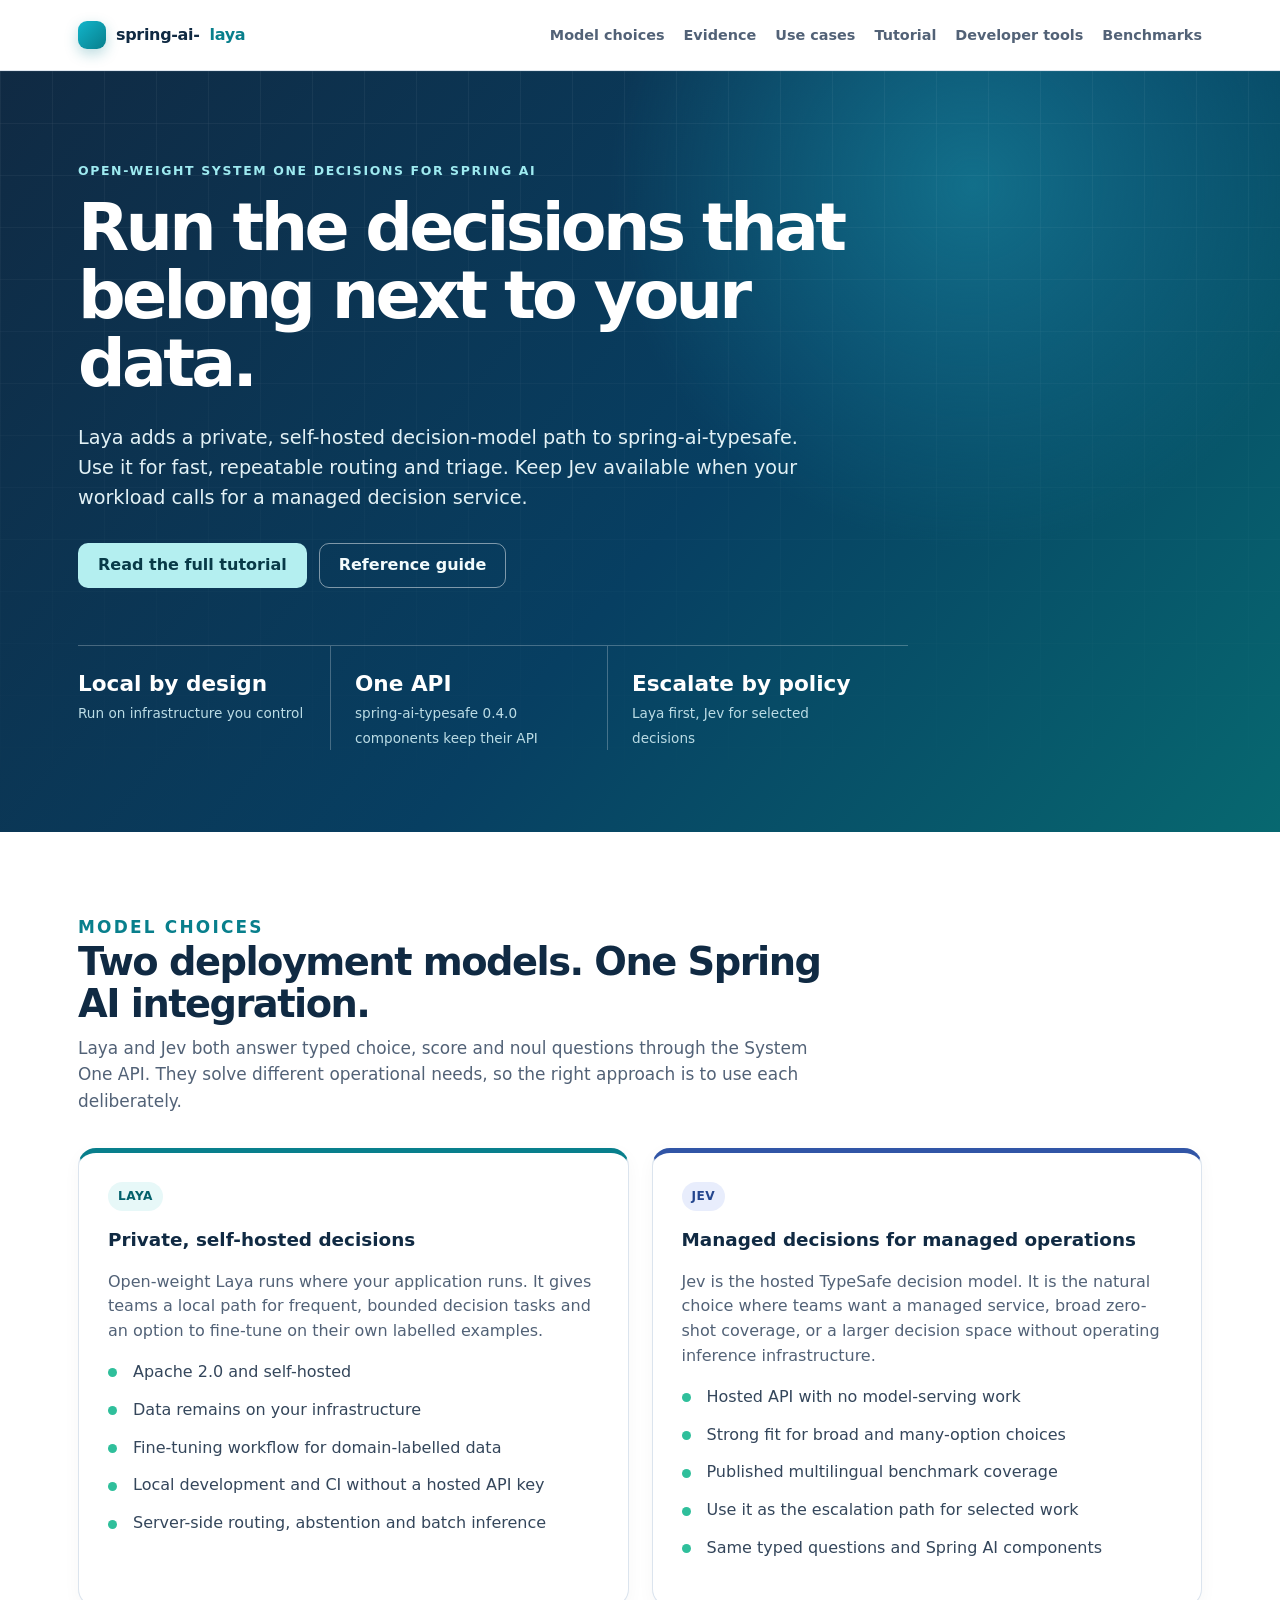
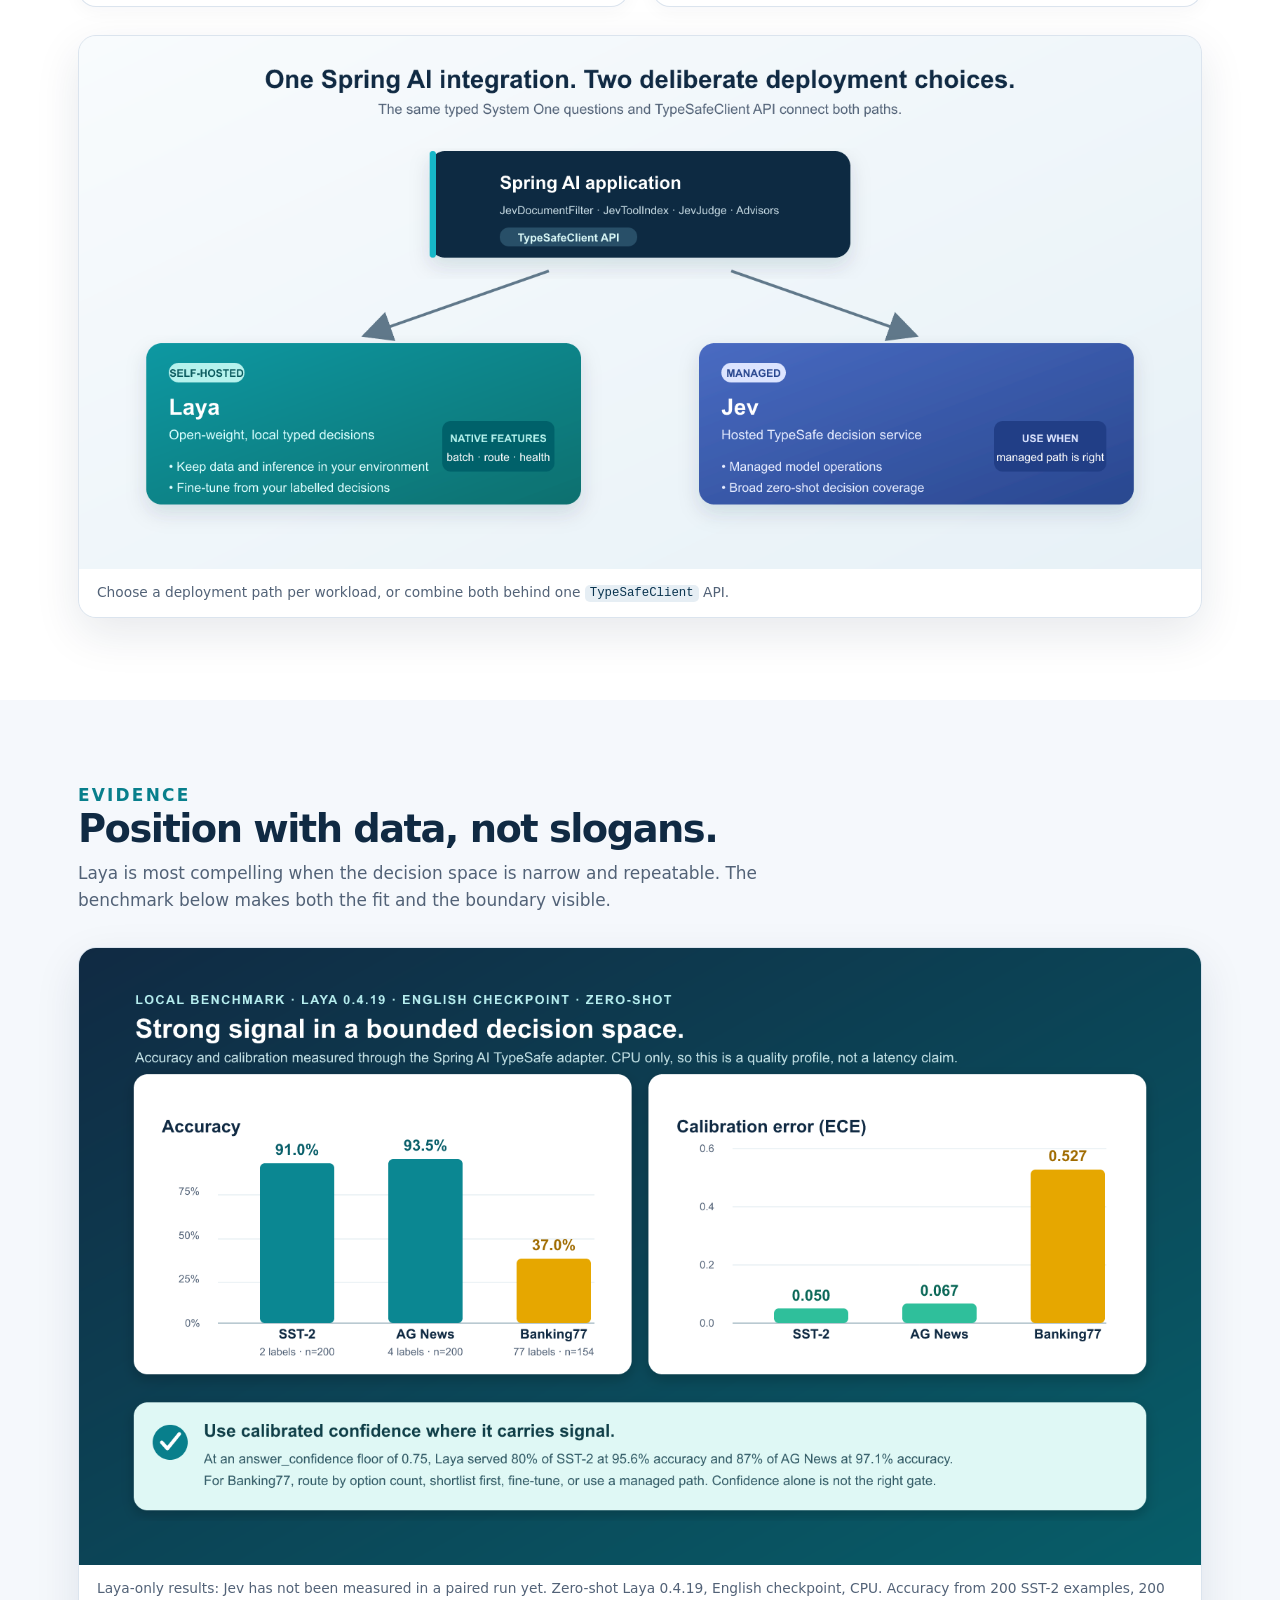
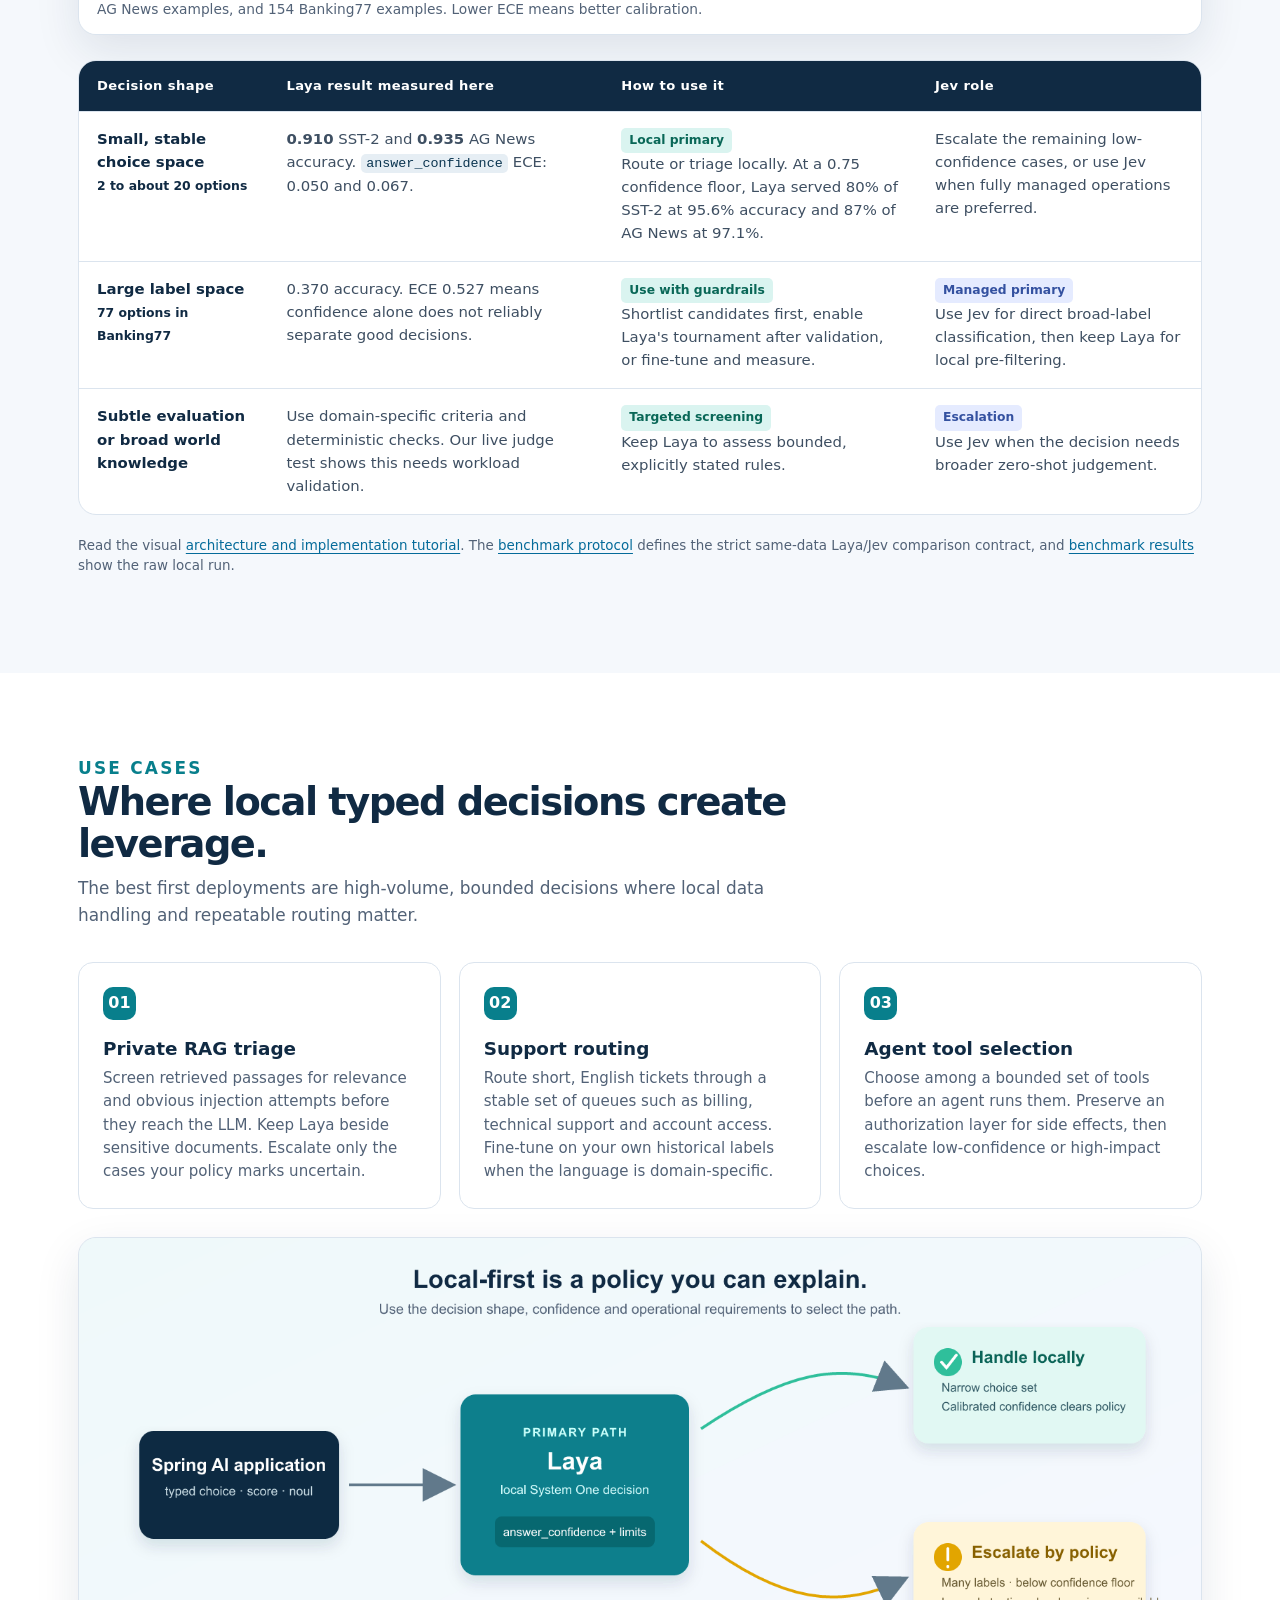
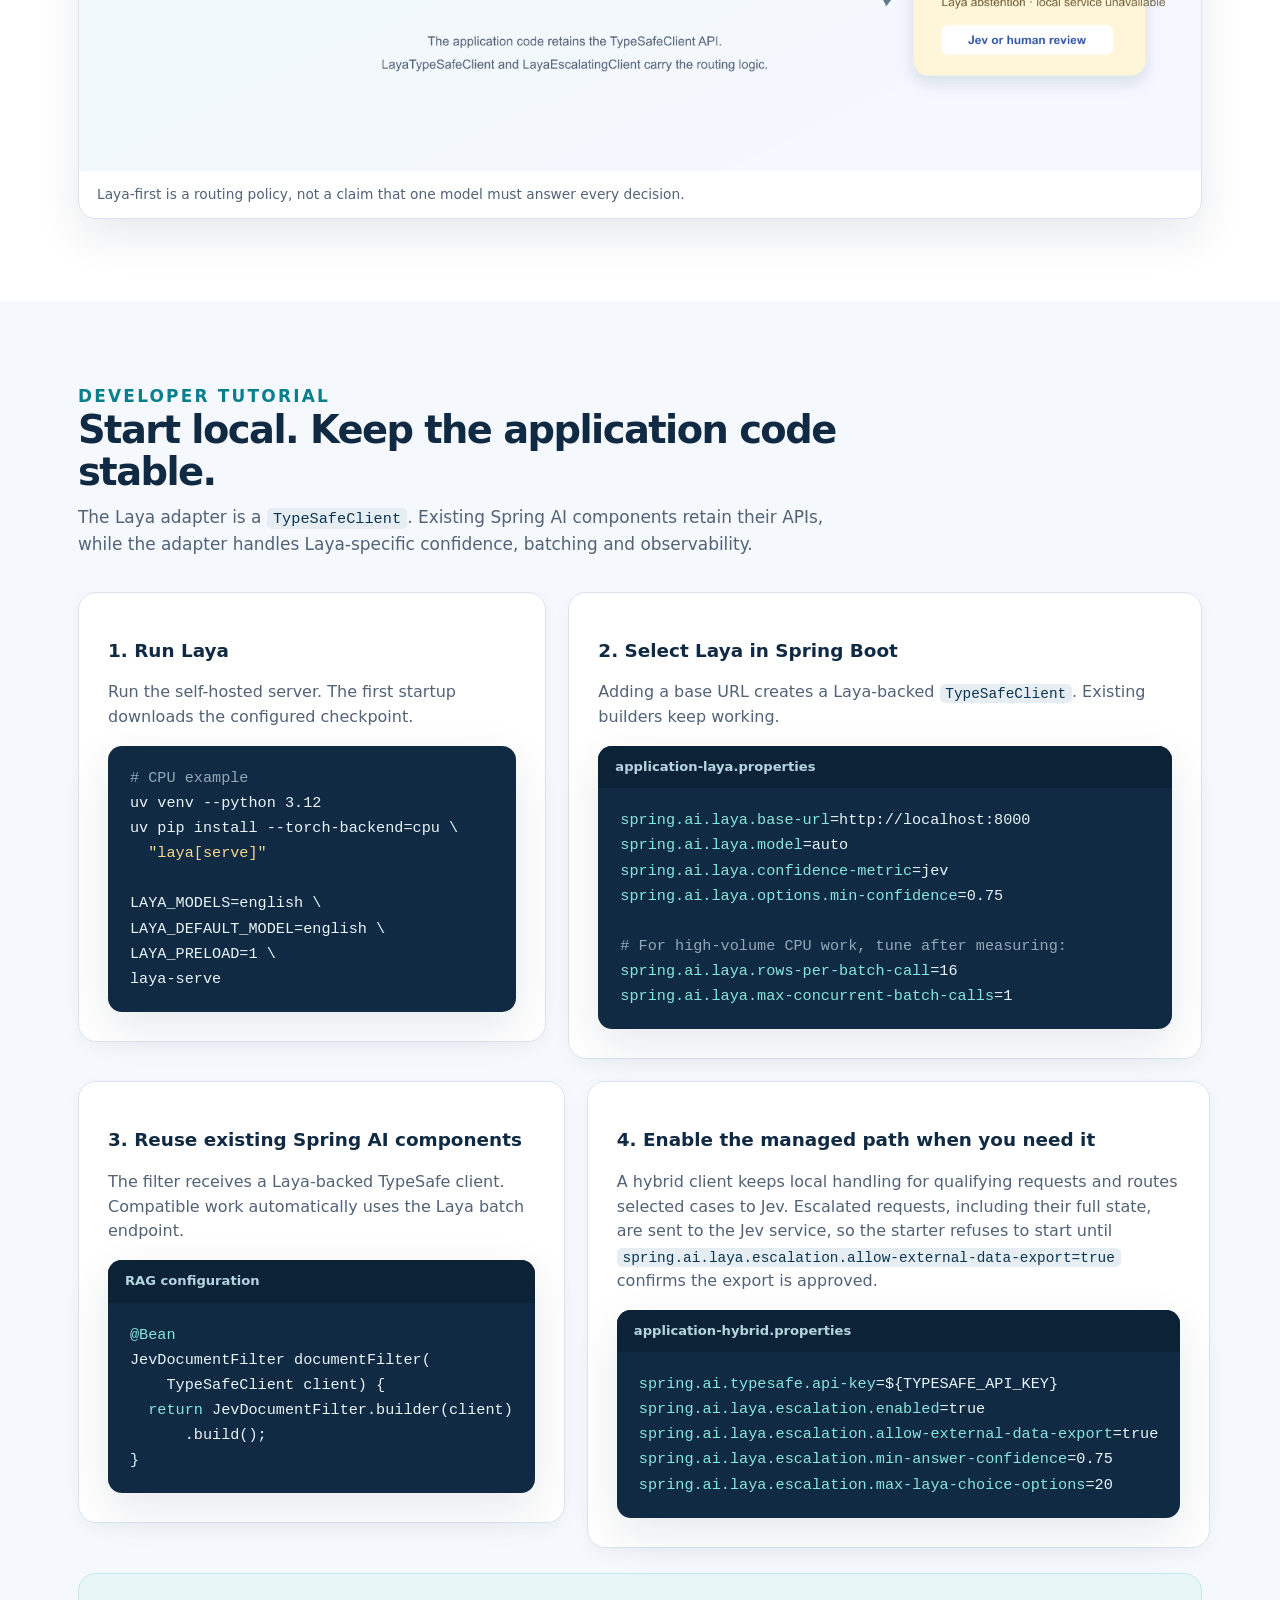
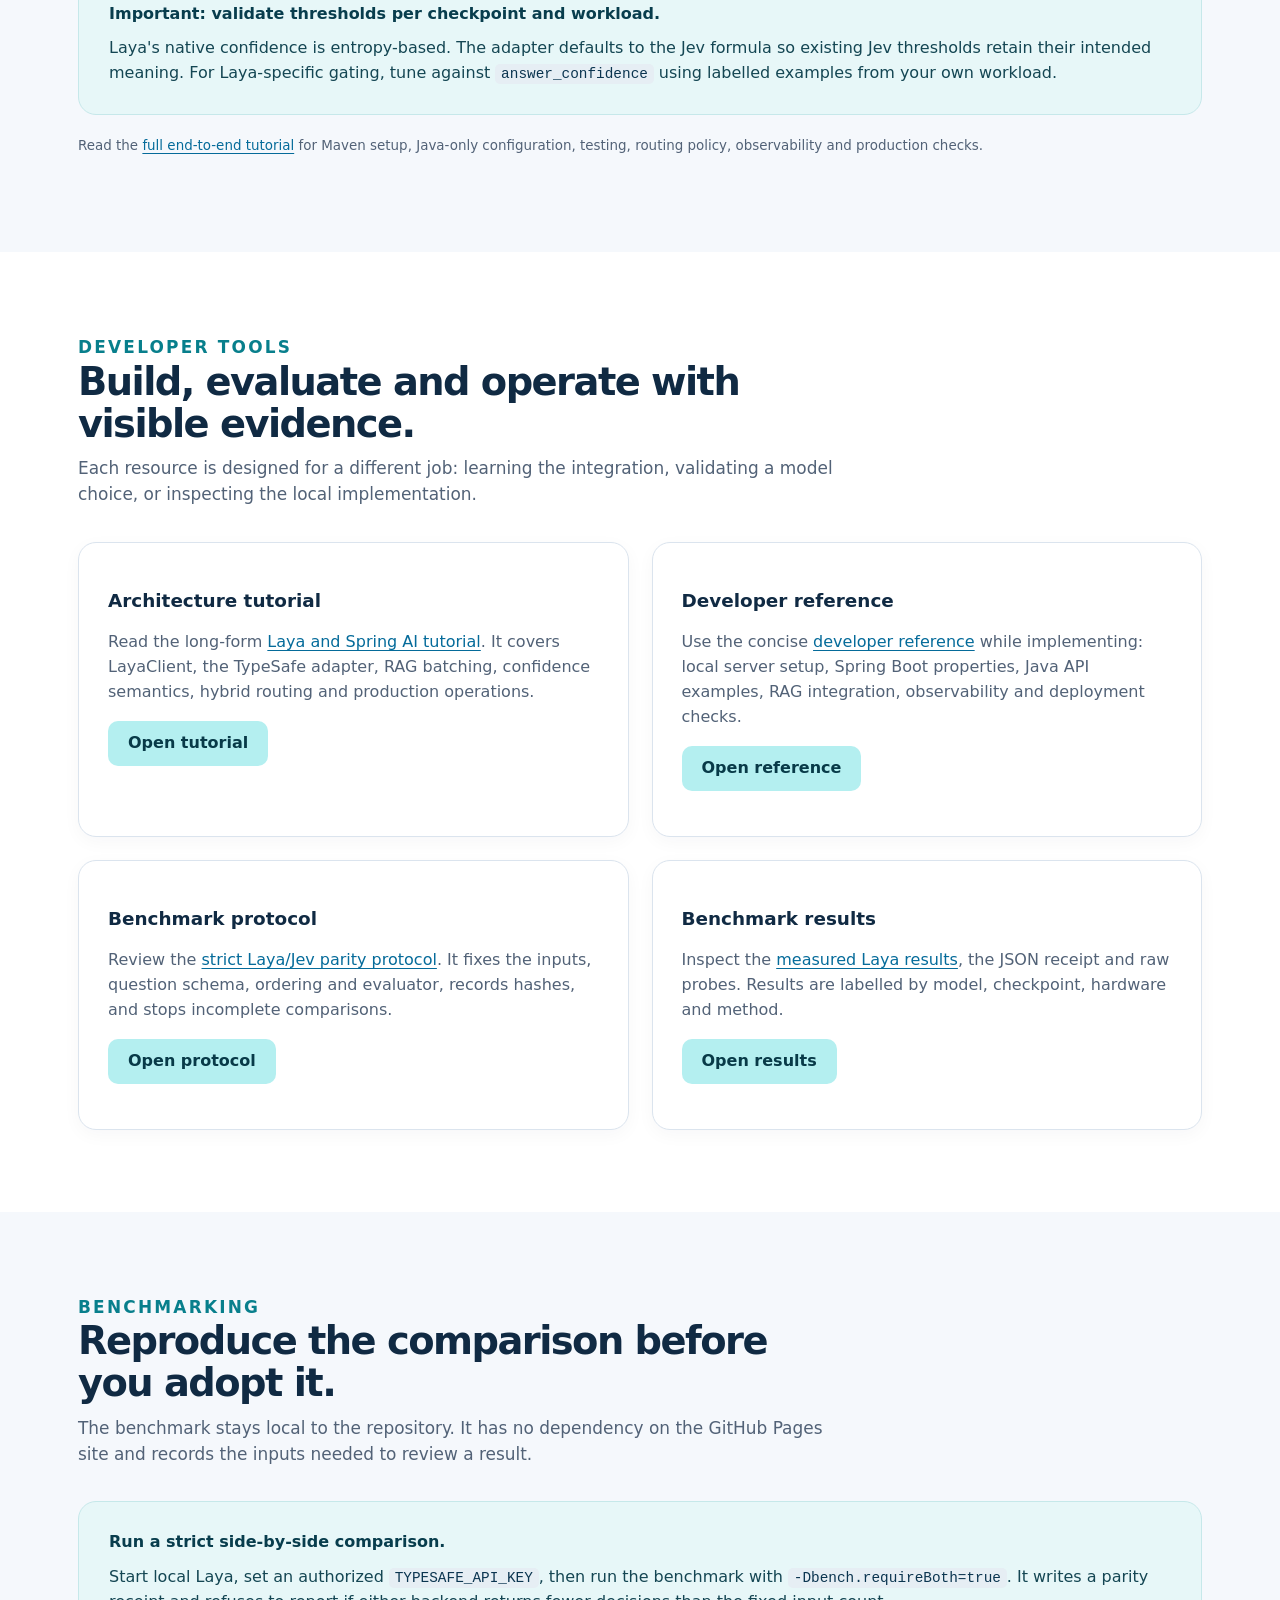
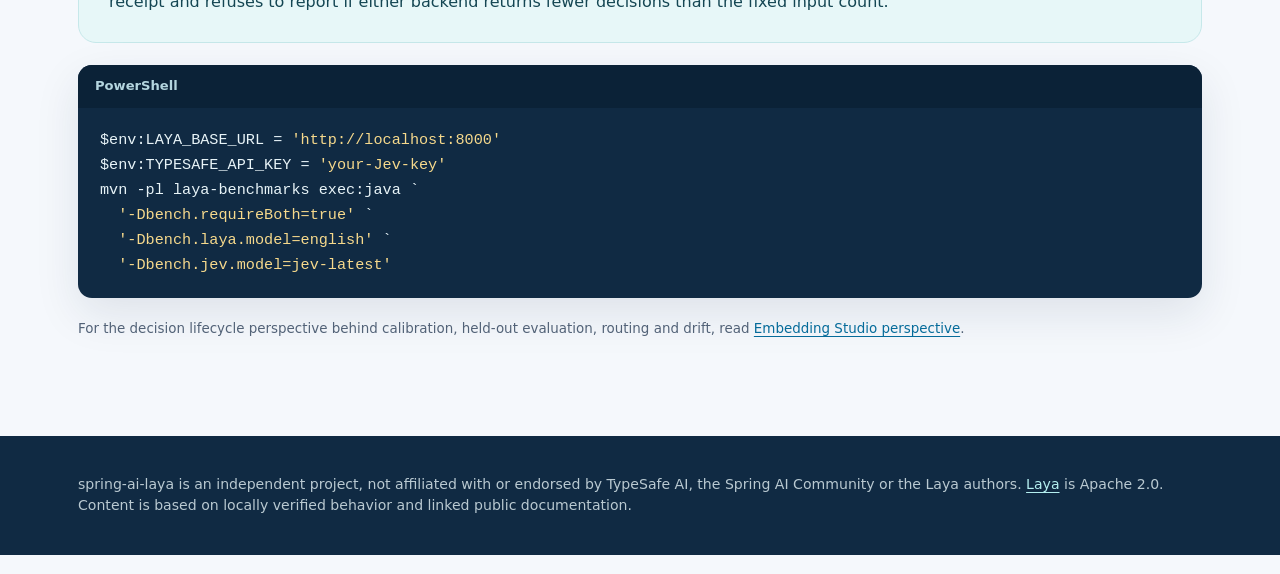
<file: docs/index.html>
<!doctype html>
<html lang="en">
<head>
  <meta charset="utf-8">
  <meta name="viewport" content="width=device-width, initial-scale=1">
  <meta name="description" content="Laya for Spring AI: local, open-weight typed decisions, compatible with spring-ai-typesafe.">
  <title>Laya for Spring AI</title>
  <link rel="stylesheet" href="site.css">
</head>
<body>
<nav class="nav"><div class="nav-inner">
  <a class="brand" href="#top"><span class="brand-mark"></span>spring-ai-<span style="color:#087f8c">laya</span></a>
  <div class="nav-links"><a href="#models">Model choices</a><a href="#evidence">Evidence</a><a href="#use-cases">Use cases</a><a href="laya-spring-ai-guide.html">Tutorial</a><a href="#tools">Developer tools</a><a href="#benchmarks">Benchmarks</a></div>
</div></nav>

<main id="top">
<header class="hero"><div class="hero-inner">
  <p class="eyebrow">Open-weight System One decisions for Spring AI</p>
  <h1>Run the decisions that belong next to your data.</h1>
  <p class="hero-copy">Laya adds a private, self-hosted decision-model path to spring-ai-typesafe. Use it for fast, repeatable routing and triage. Keep Jev available when your workload calls for a managed decision service.</p>
  <div class="actions"><a class="button primary" href="laya-spring-ai-guide.html">Read the full tutorial</a><a class="button secondary" href="DEVELOPER-TUTORIAL.md">Reference guide</a></div>
  <div class="hero-stats">
    <div class="hero-stat"><strong>Local by design</strong><span>Run on infrastructure you control</span></div>
    <div class="hero-stat"><strong>One API</strong><span>spring-ai-typesafe 0.4.0 components keep their API</span></div>
    <div class="hero-stat"><strong>Escalate by policy</strong><span>Laya first, Jev for selected decisions</span></div>
  </div>
</div></header>

<section class="white" id="models"><div class="container">
  <div class="section-heading"><p class="eyebrow" style="color:#087f8c">Model choices</p><h2>Two deployment models. One Spring AI integration.</h2><p>Laya and Jev both answer typed choice, score and noul questions through the System One API. They solve different operational needs, so the right approach is to use each deliberately.</p></div>
  <div class="grid-2">
    <article class="card laya"><span class="pill">Laya</span><h3>Private, self-hosted decisions</h3><p>Open-weight Laya runs where your application runs. It gives teams a local path for frequent, bounded decision tasks and an option to fine-tune on their own labelled examples.</p><ul class="feature-list"><li>Apache 2.0 and self-hosted</li><li>Data remains on your infrastructure</li><li>Fine-tuning workflow for domain-labelled data</li><li>Local development and CI without a hosted API key</li><li>Server-side routing, abstention and batch inference</li></ul></article>
    <article class="card jev"><span class="pill blue">Jev</span><h3>Managed decisions for managed operations</h3><p>Jev is the hosted TypeSafe decision model. It is the natural choice where teams want a managed service, broad zero-shot coverage, or a larger decision space without operating inference infrastructure.</p><ul class="feature-list"><li>Hosted API with no model-serving work</li><li>Strong fit for broad and many-option choices</li><li>Published multilingual benchmark coverage</li><li>Use it as the escalation path for selected work</li><li>Same typed questions and Spring AI components</li></ul></article>
  </div>
  <figure class="figure"><img src="assets/decision-models.png" alt="Side-by-side diagram showing Laya local deployment and Jev managed deployment feeding the same Spring AI application."><figcaption>Choose a deployment path per workload, or combine both behind one <code>TypeSafeClient</code> API.</figcaption></figure>
</div></section>

<section id="evidence"><div class="container">
  <div class="section-heading"><p class="eyebrow" style="color:#087f8c">Evidence</p><h2>Position with data, not slogans.</h2><p>Laya is most compelling when the decision space is narrow and repeatable. The benchmark below makes both the fit and the boundary visible.</p></div>
  <figure class="figure"><img src="assets/benchmark.png" alt="Benchmark bars for Laya accuracy and calibration on SST-2, AG News, and Banking77."><figcaption>Laya-only results: Jev has not been measured in a paired run yet. Zero-shot Laya 0.4.19, English checkpoint, CPU. Accuracy from 200 SST-2 examples, 200 AG News examples, and 154 Banking77 examples. Lower ECE means better calibration.</figcaption></figure>
  <div class="table-wrap" style="margin-top:25px"><table>
    <thead><tr><th>Decision shape</th><th>Laya result measured here</th><th>How to use it</th><th>Jev role</th></tr></thead>
    <tbody>
      <tr><td>Small, stable choice space<br><small>2 to about 20 options</small></td><td><strong>0.910</strong> SST-2 and <strong>0.935</strong> AG News accuracy. <code>answer_confidence</code> ECE: 0.050 and 0.067.</td><td><span class="table-label local">Local primary</span><br>Route or triage locally. At a 0.75 confidence floor, Laya served 80% of SST-2 at 95.6% accuracy and 87% of AG News at 97.1%.</td><td>Escalate the remaining low-confidence cases, or use Jev when fully managed operations are preferred.</td></tr>
      <tr><td>Large label space<br><small>77 options in Banking77</small></td><td>0.370 accuracy. ECE 0.527 means confidence alone does not reliably separate good decisions.</td><td><span class="table-label local">Use with guardrails</span><br>Shortlist candidates first, enable Laya's tournament after validation, or fine-tune and measure.</td><td><span class="table-label managed">Managed primary</span><br>Use Jev for direct broad-label classification, then keep Laya for local pre-filtering.</td></tr>
      <tr><td>Subtle evaluation or broad world knowledge</td><td>Use domain-specific criteria and deterministic checks. Our live judge test shows this needs workload validation.</td><td><span class="table-label local">Targeted screening</span><br>Keep Laya to assess bounded, explicitly stated rules.</td><td><span class="table-label managed">Escalation</span><br>Use Jev when the decision needs broader zero-shot judgement.</td></tr>
    </tbody>
  </table></div>
  <p class="source-note">Read the visual <a href="laya-spring-ai-guide.html">architecture and implementation tutorial</a>. The <a href="https://github.com/vaquarkhan/spring-ai-laya/blob/main/laya-benchmarks/BENCHMARK-PROTOCOL.md">benchmark protocol</a> defines the strict same-data Laya/Jev comparison contract, and <a href="https://github.com/vaquarkhan/spring-ai-laya/blob/main/laya-benchmarks/results/RESULTS.md">benchmark results</a> show the raw local run.</p>
</div></section>

<section class="white" id="use-cases"><div class="container">
  <div class="section-heading"><p class="eyebrow" style="color:#087f8c">Use cases</p><h2>Where local typed decisions create leverage.</h2><p>The best first deployments are high-volume, bounded decisions where local data handling and repeatable routing matter.</p></div>
  <div class="use-grid">
    <article class="use-case"><div class="number">01</div><h3>Private RAG triage</h3><p>Screen retrieved passages for relevance and obvious injection attempts before they reach the LLM. Keep Laya beside sensitive documents. Escalate only the cases your policy marks uncertain.</p></article>
    <article class="use-case"><div class="number">02</div><h3>Support routing</h3><p>Route short, English tickets through a stable set of queues such as billing, technical support and account access. Fine-tune on your own historical labels when the language is domain-specific.</p></article>
    <article class="use-case"><div class="number">03</div><h3>Agent tool selection</h3><p>Choose among a bounded set of tools before an agent runs them. Preserve an authorization layer for side effects, then escalate low-confidence or high-impact choices.</p></article>
  </div>
  <figure class="figure"><img src="assets/local-first-flow.png" alt="Flow diagram: application sends decision to Laya, accepts high-confidence narrow choices locally and escalates broad or low-confidence cases to Jev or a human review path."><figcaption>Laya-first is a routing policy, not a claim that one model must answer every decision.</figcaption></figure>
</div></section>

<section id="developer"><div class="container">
  <div class="section-heading"><p class="eyebrow" style="color:#087f8c">Developer tutorial</p><h2>Start local. Keep the application code stable.</h2><p>The Laya adapter is a <code>TypeSafeClient</code>. Existing Spring AI components retain their APIs, while the adapter handles Laya-specific confidence, batching and observability.</p></div>
  <div class="code-grid">
    <div class="card"><h3>1. Run Laya</h3><p>Run the self-hosted server. The first startup downloads the configured checkpoint.</p><pre class="code-card"><code><span class="code-comment"># CPU example</span>
uv venv --python 3.12
uv pip install --torch-backend=cpu \
  <span class="code-string">"laya[serve]"</span>

LAYA_MODELS=english \
LAYA_DEFAULT_MODEL=english \
LAYA_PRELOAD=1 \
laya-serve</code></pre></div>
    <div class="card"><h3>2. Select Laya in Spring Boot</h3><p>Adding a base URL creates a Laya-backed <code>TypeSafeClient</code>. Existing builders keep working.</p><div class="code-card"><header>application-laya.properties</header><pre><code><span class="code-key">spring.ai.laya.base-url</span>=http://localhost:8000
<span class="code-key">spring.ai.laya.model</span>=auto
<span class="code-key">spring.ai.laya.confidence-metric</span>=jev
<span class="code-key">spring.ai.laya.options.min-confidence</span>=0.75

<span class="code-comment"># For high-volume CPU work, tune after measuring:</span>
<span class="code-key">spring.ai.laya.rows-per-batch-call</span>=16
<span class="code-key">spring.ai.laya.max-concurrent-batch-calls</span>=1</code></pre></div></div>
  </div>
  <div class="code-grid" style="margin-top:22px">
    <div class="card"><h3>3. Reuse existing Spring AI components</h3><p>The filter receives a Laya-backed TypeSafe client. Compatible work automatically uses the Laya batch endpoint.</p><div class="code-card"><header>RAG configuration</header><pre><code><span class="code-key">@Bean</span>
JevDocumentFilter documentFilter(
    TypeSafeClient client) {
  <span class="code-key">return</span> JevDocumentFilter.builder(client)
      .build();
}</code></pre></div></div>
    <div class="card"><h3>4. Enable the managed path when you need it</h3><p>A hybrid client keeps local handling for qualifying requests and routes selected cases to Jev. Escalated requests, including their full state, are sent to the Jev service, so the starter refuses to start until <code>spring.ai.laya.escalation.allow-external-data-export=true</code> confirms the export is approved.</p><div class="code-card"><header>application-hybrid.properties</header><pre><code><span class="code-key">spring.ai.typesafe.api-key</span>=${TYPESAFE_API_KEY}
<span class="code-key">spring.ai.laya.escalation.enabled</span>=true
<span class="code-key">spring.ai.laya.escalation.allow-external-data-export</span>=true
<span class="code-key">spring.ai.laya.escalation.min-answer-confidence</span>=0.75
<span class="code-key">spring.ai.laya.escalation.max-laya-choice-options</span>=20</code></pre></div></div>
  </div>
  <div class="callout" style="margin-top:25px"><strong>Important: validate thresholds per checkpoint and workload.</strong><p>Laya's native confidence is entropy-based. The adapter defaults to the Jev formula so existing Jev thresholds retain their intended meaning. For Laya-specific gating, tune against <code>answer_confidence</code> using labelled examples from your own workload.</p></div>
  <p class="source-note">Read the <a href="laya-spring-ai-guide.html">full end-to-end tutorial</a> for Maven setup, Java-only configuration, testing, routing policy, observability and production checks.</p>
</div></section>

<section class="white" id="tools"><div class="container"><div class="section-heading"><p class="eyebrow" style="color:#087f8c">Developer tools</p><h2>Build, evaluate and operate with visible evidence.</h2><p>Each resource is designed for a different job: learning the integration, validating a model choice, or inspecting the local implementation.</p></div><div class="grid-2"><div class="card"><h3>Architecture tutorial</h3><p>Read the long-form <a href="laya-spring-ai-guide.html">Laya and Spring AI tutorial</a>. It covers LayaClient, the TypeSafe adapter, RAG batching, confidence semantics, hybrid routing and production operations.</p><p><a class="button primary" href="laya-spring-ai-guide.html">Open tutorial</a></p></div><div class="card"><h3>Developer reference</h3><p>Use the concise <a href="DEVELOPER-TUTORIAL.md">developer reference</a> while implementing: local server setup, Spring Boot properties, Java API examples, RAG integration, observability and deployment checks.</p><p><a class="button primary" href="DEVELOPER-TUTORIAL.md">Open reference</a></p></div><div class="card"><h3>Benchmark protocol</h3><p>Review the <a href="https://github.com/vaquarkhan/spring-ai-laya/blob/main/laya-benchmarks/BENCHMARK-PROTOCOL.md">strict Laya/Jev parity protocol</a>. It fixes the inputs, question schema, ordering and evaluator, records hashes, and stops incomplete comparisons.</p><p><a class="button primary" href="https://github.com/vaquarkhan/spring-ai-laya/blob/main/laya-benchmarks/BENCHMARK-PROTOCOL.md">Open protocol</a></p></div><div class="card"><h3>Benchmark results</h3><p>Inspect the <a href="https://github.com/vaquarkhan/spring-ai-laya/blob/main/laya-benchmarks/results/RESULTS.md">measured Laya results</a>, the JSON receipt and raw probes. Results are labelled by model, checkpoint, hardware and method.</p><p><a class="button primary" href="https://github.com/vaquarkhan/spring-ai-laya/blob/main/laya-benchmarks/results/RESULTS.md">Open results</a></p></div></div></div></section>

<section id="benchmarks"><div class="container"><div class="section-heading"><p class="eyebrow" style="color:#087f8c">Benchmarking</p><h2>Reproduce the comparison before you adopt it.</h2><p>The benchmark stays local to the repository. It has no dependency on the GitHub Pages site and records the inputs needed to review a result.</p></div><div class="callout"><strong>Run a strict side-by-side comparison.</strong><p>Start local Laya, set an authorized <code>TYPESAFE_API_KEY</code>, then run the benchmark with <code>-Dbench.requireBoth=true</code>. It writes a parity receipt and refuses to report if either backend returns fewer decisions than the fixed input count.</p></div><div class="code-card" style="margin-top:22px"><header>PowerShell</header><pre><code>$env:LAYA_BASE_URL = <span class="code-string">'http://localhost:8000'</span>
$env:TYPESAFE_API_KEY = <span class="code-string">'your-Jev-key'</span>
mvn -pl laya-benchmarks exec:java `
  <span class="code-string">'-Dbench.requireBoth=true'</span> `
  <span class="code-string">'-Dbench.laya.model=english'</span> `
  <span class="code-string">'-Dbench.jev.model=jev-latest'</span></code></pre></div><p class="source-note">For the decision lifecycle perspective behind calibration, held-out evaluation, routing and drift, read <a href="EMBEDDING-STUDIO-PERSPECTIVE.md">Embedding Studio perspective</a>.</p></div></section>
</main>
<footer><div class="container">spring-ai-laya is an independent project, not affiliated with or endorsed by TypeSafe AI, the Spring AI Community or the Laya authors. <a href="https://github.com/NandhaKishorM/laya">Laya</a> is Apache 2.0. Content is based on locally verified behavior and linked public documentation.</div></footer>
</body></html>
</file>
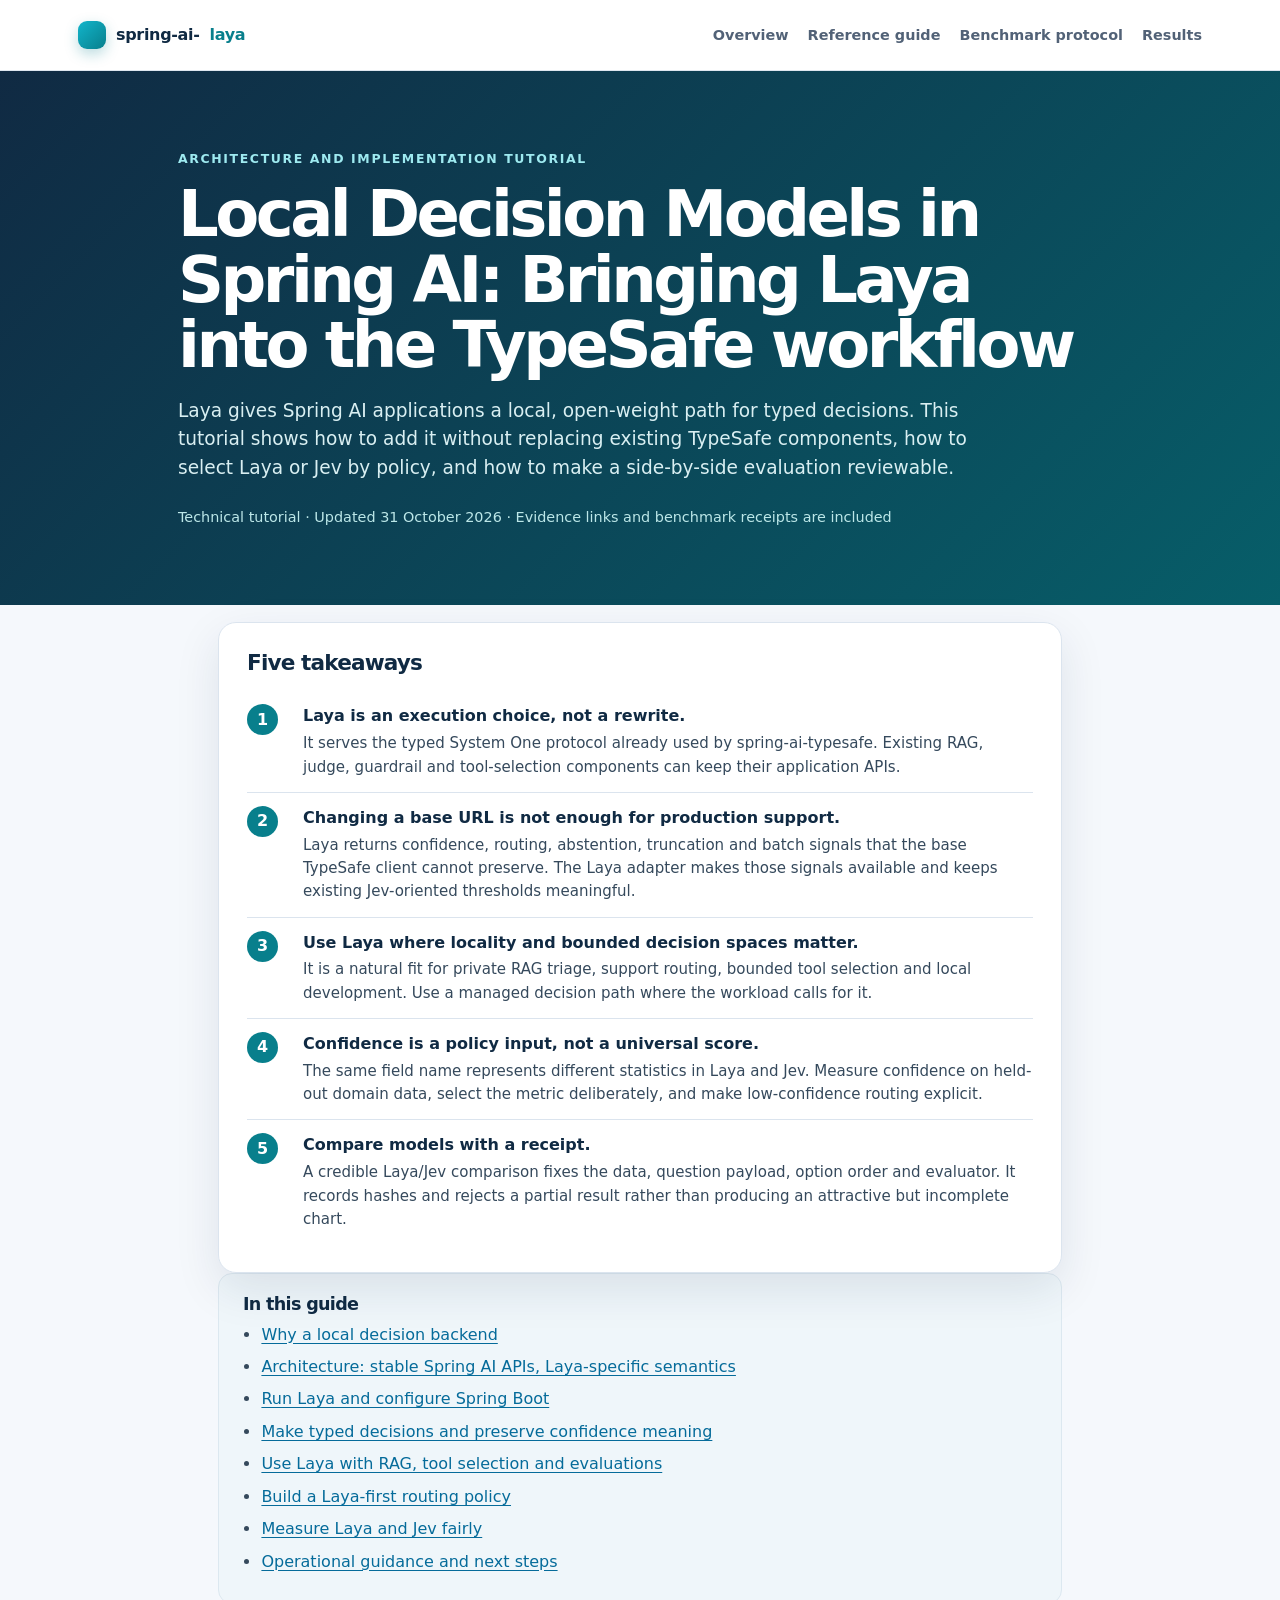
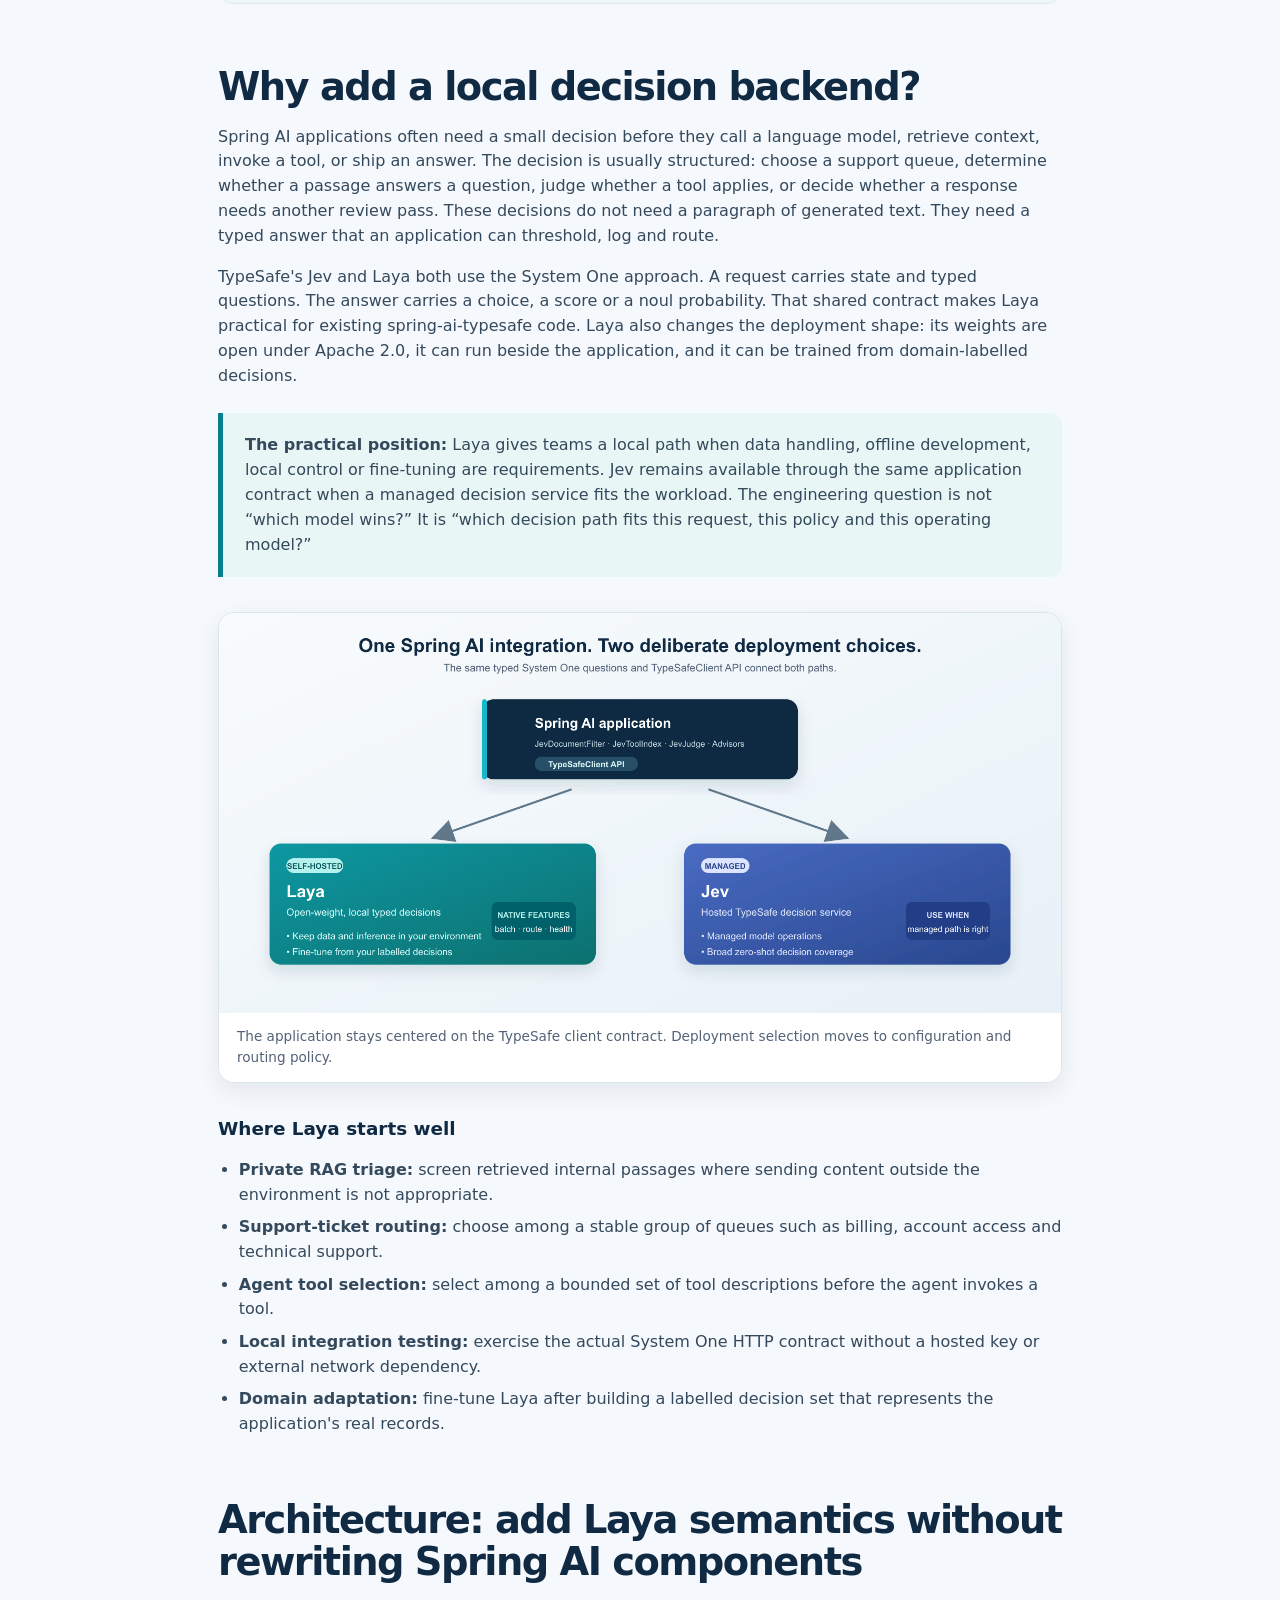
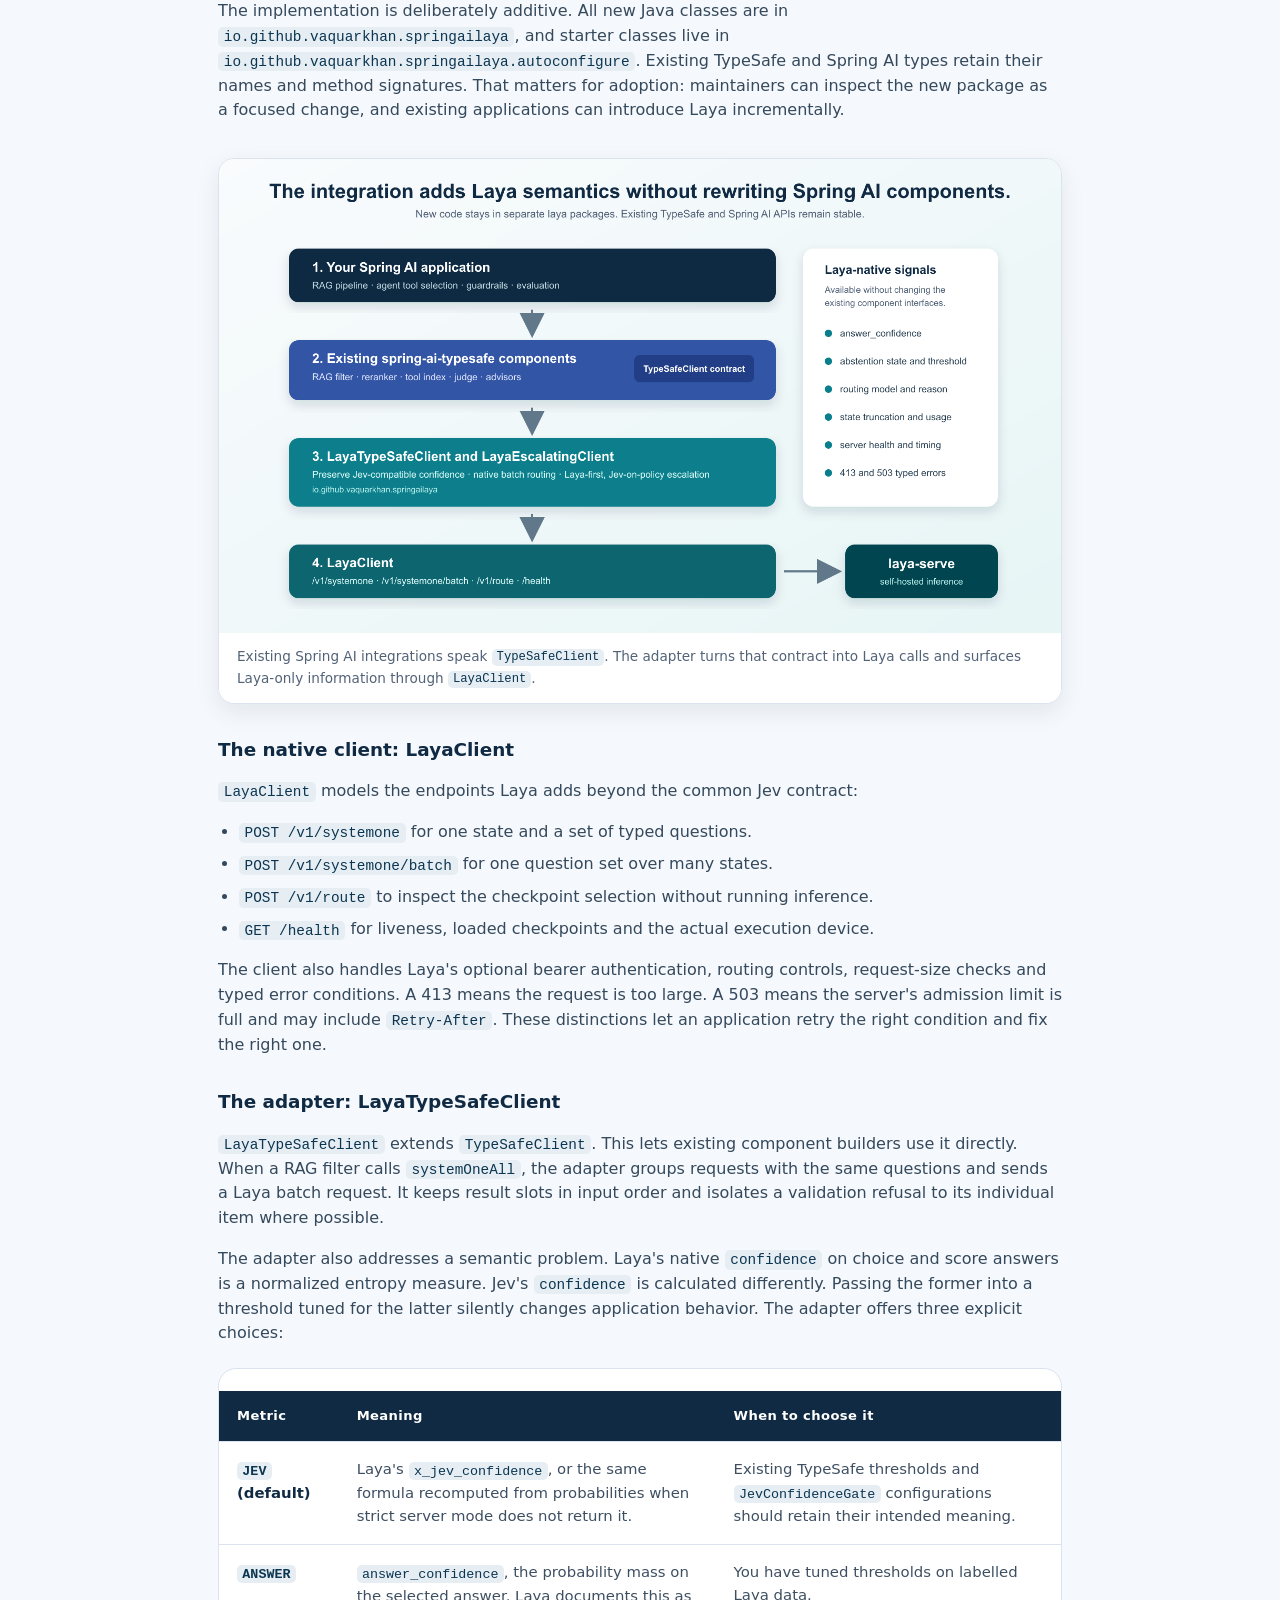
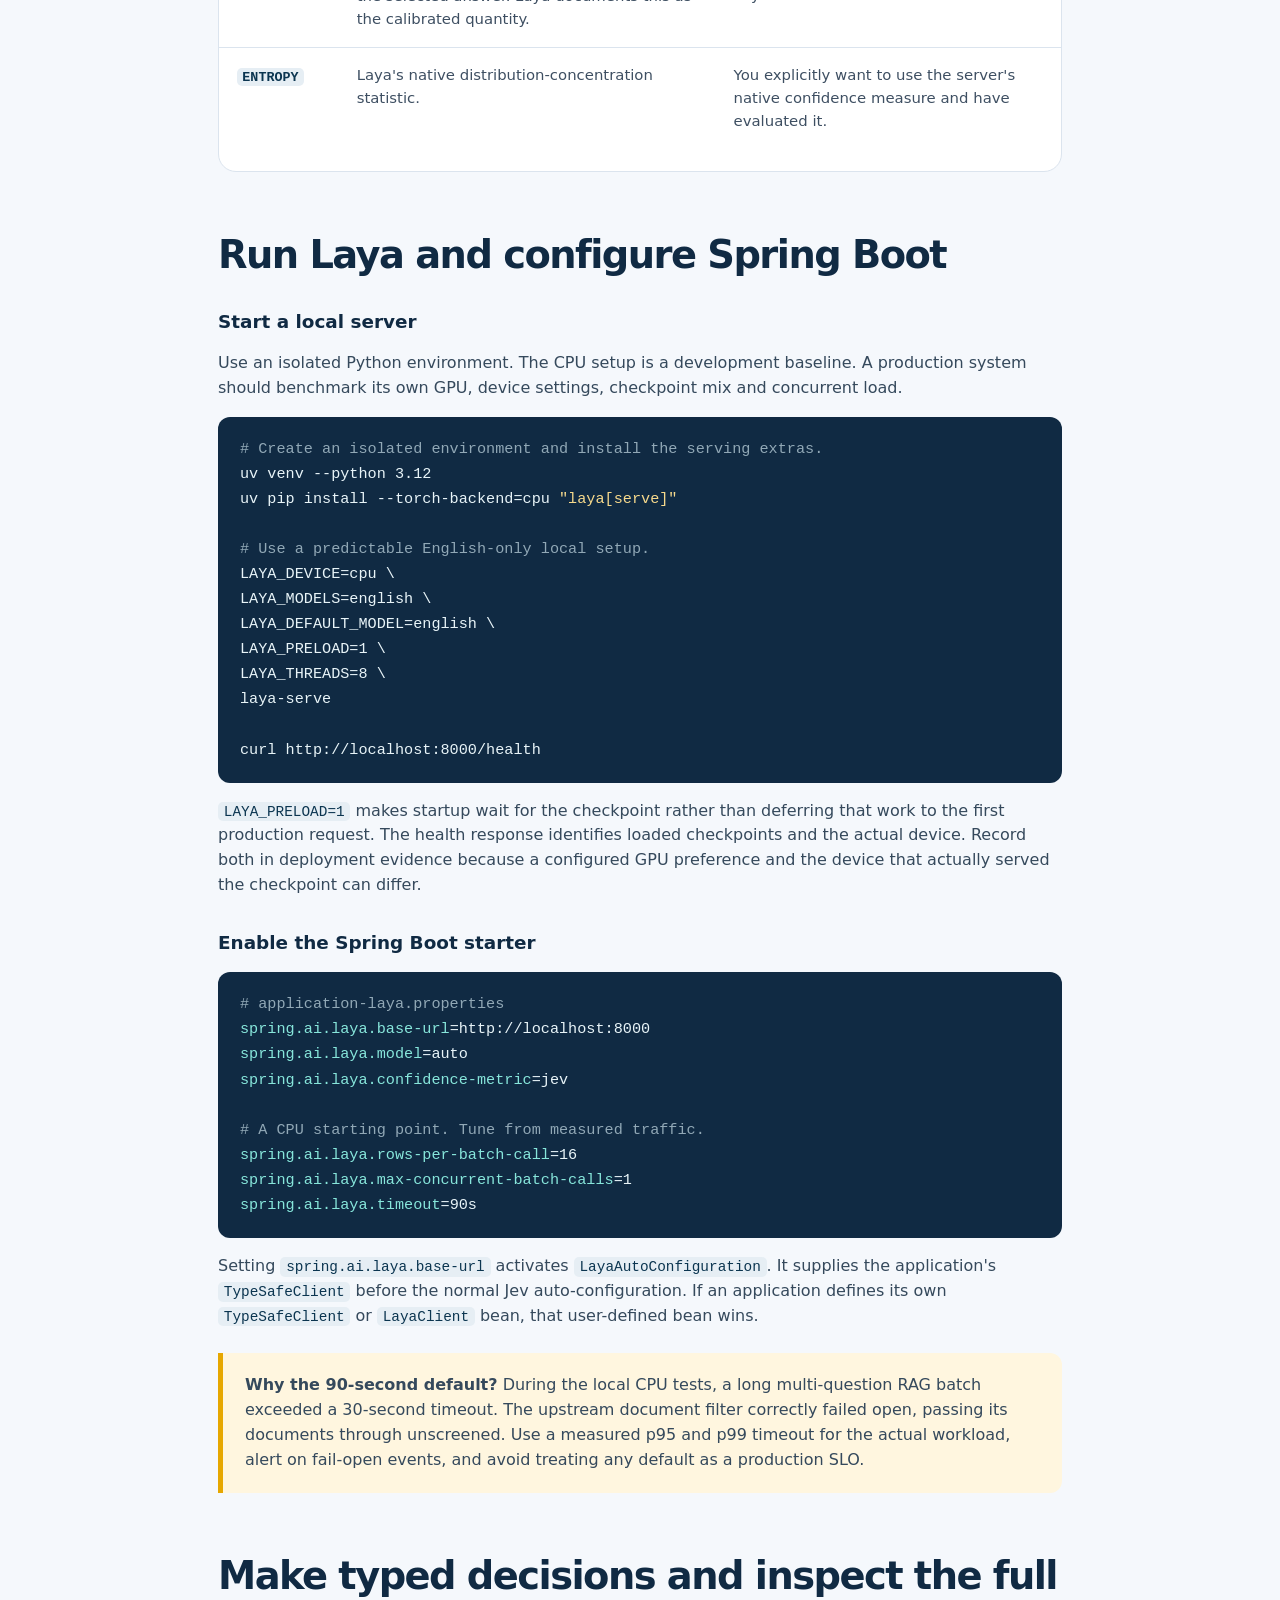
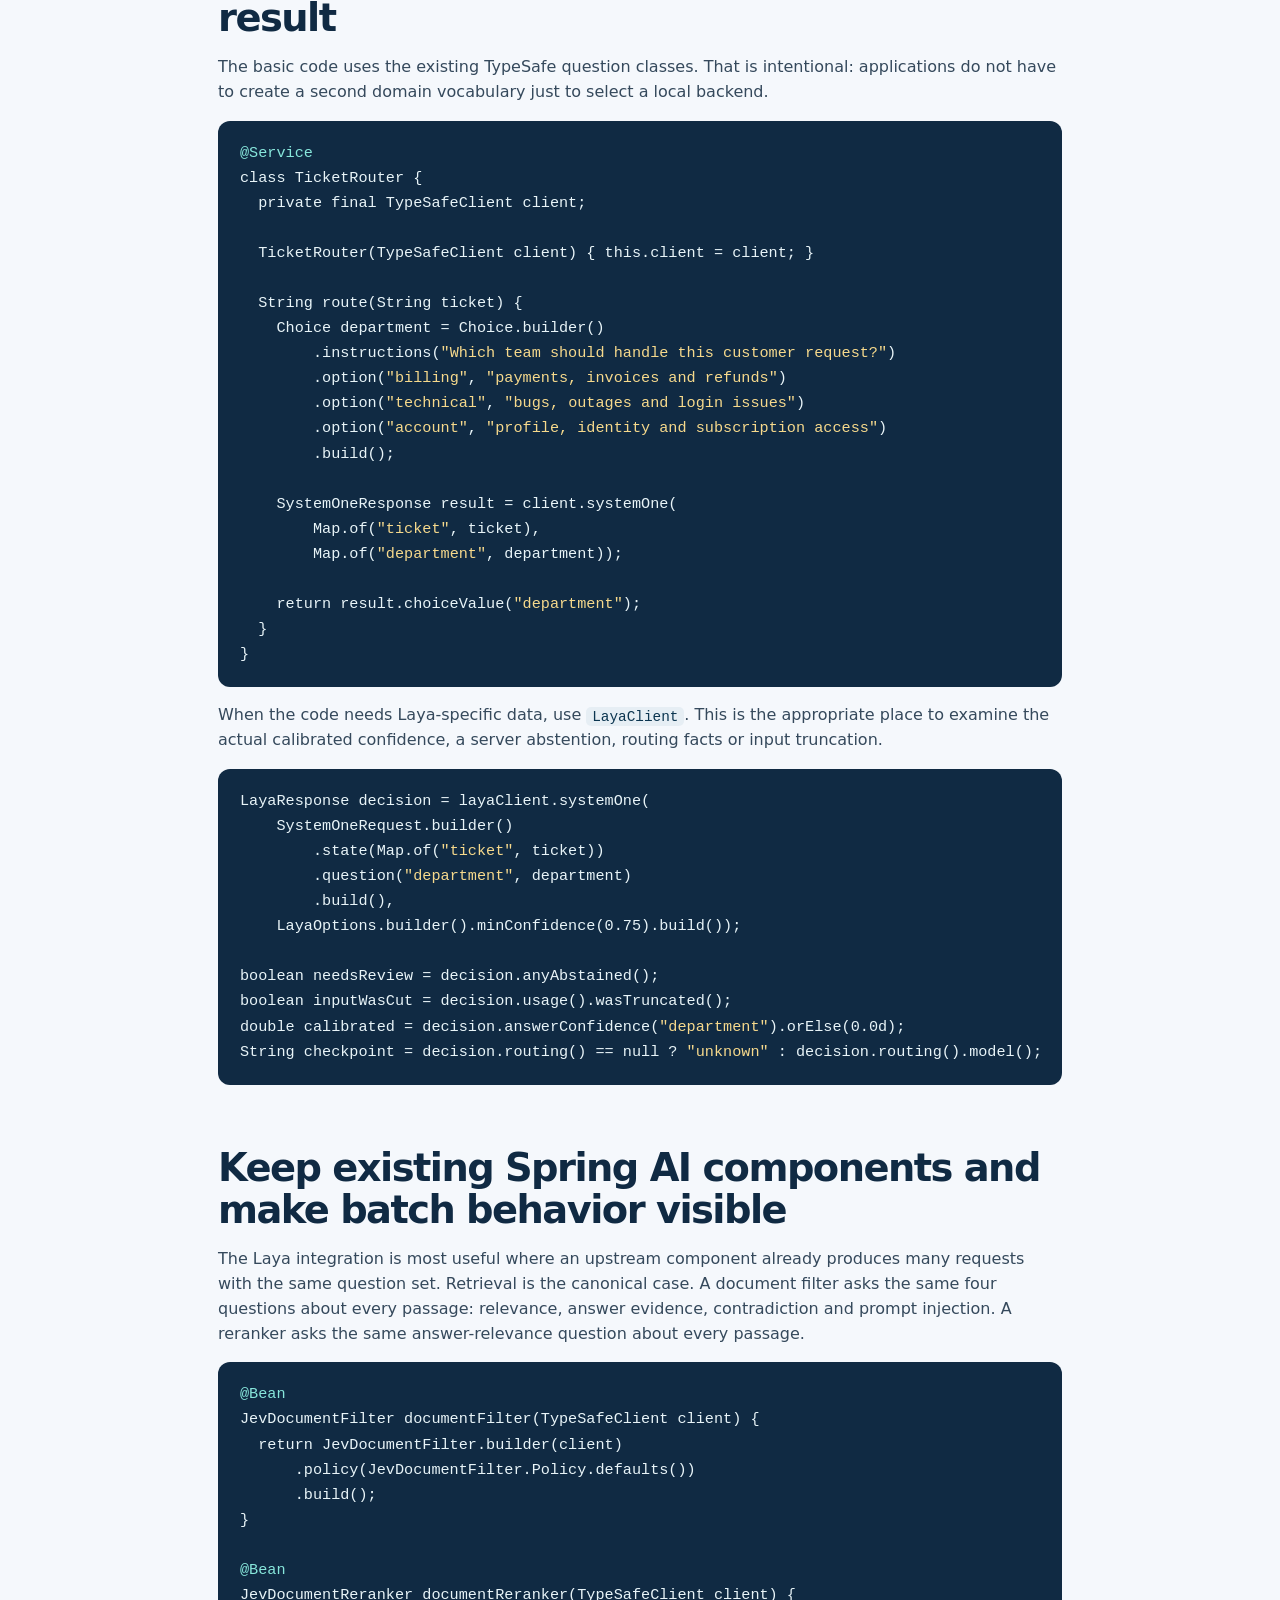
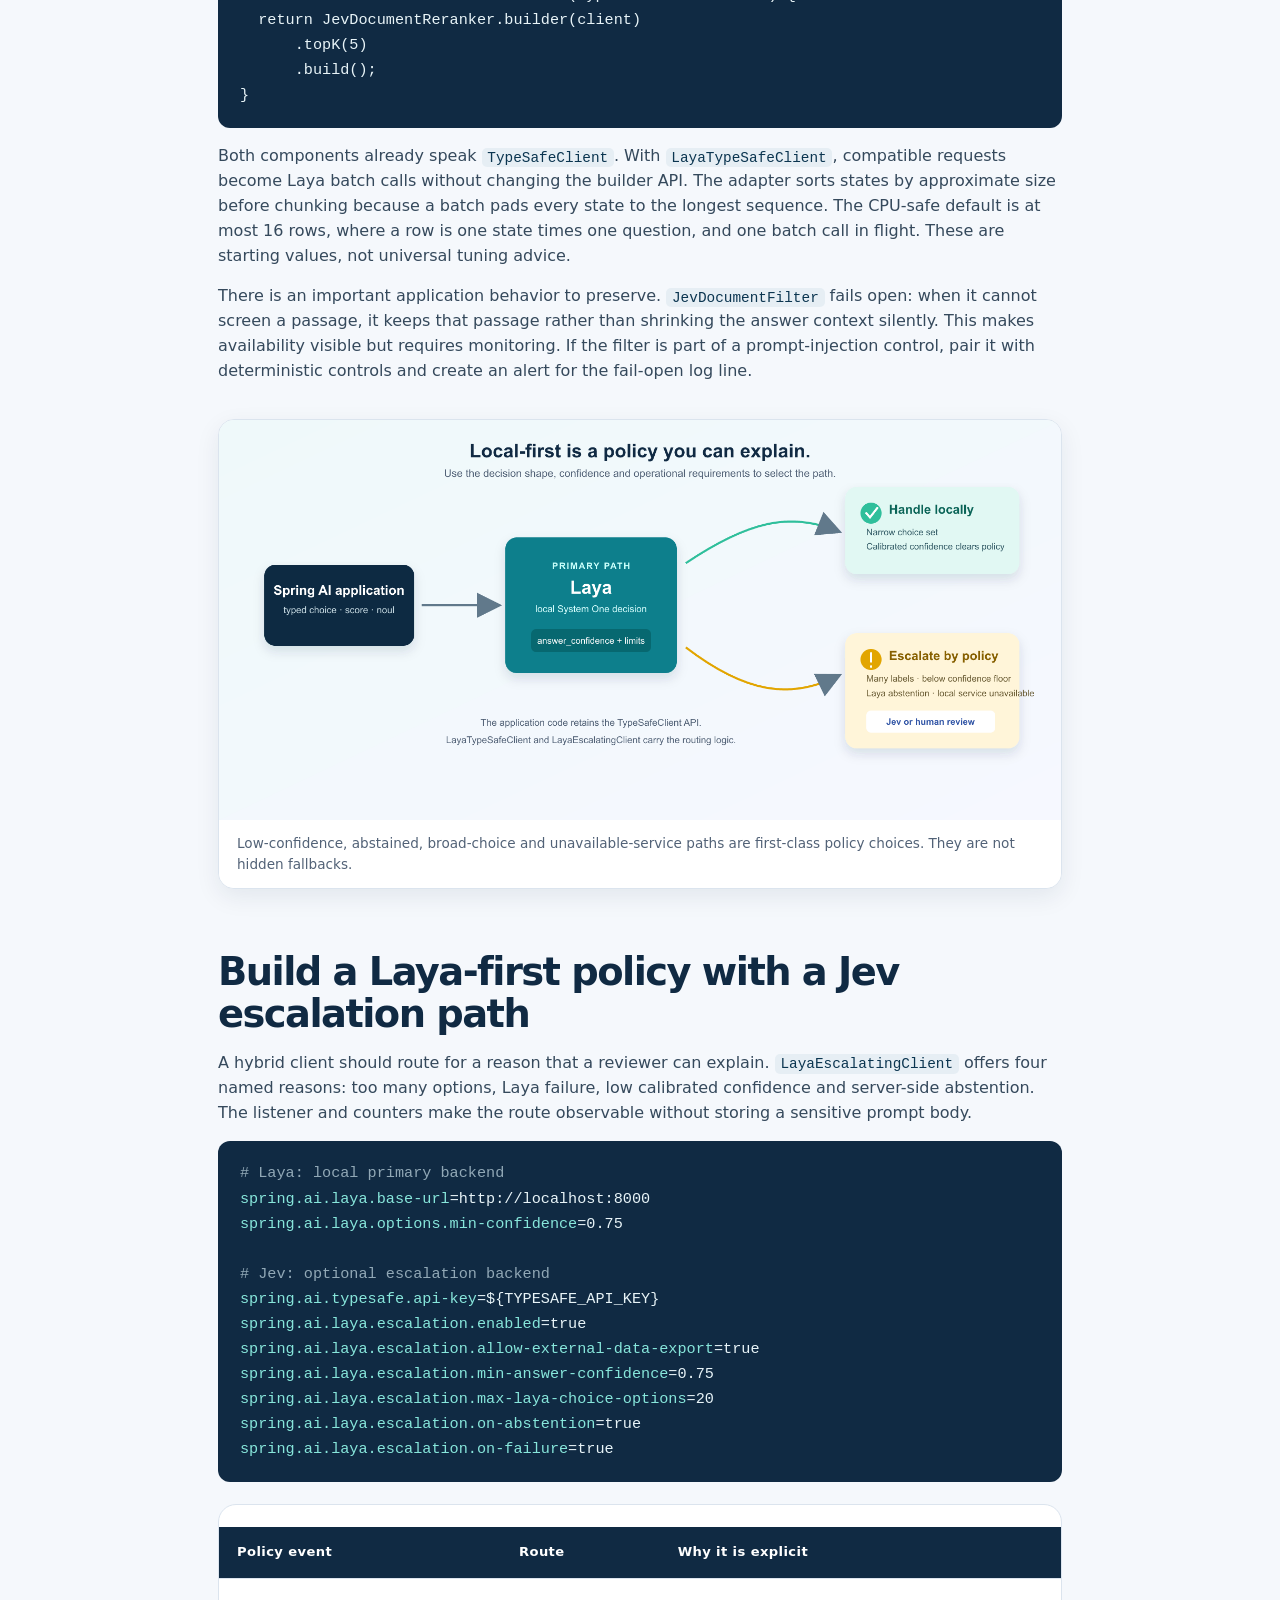
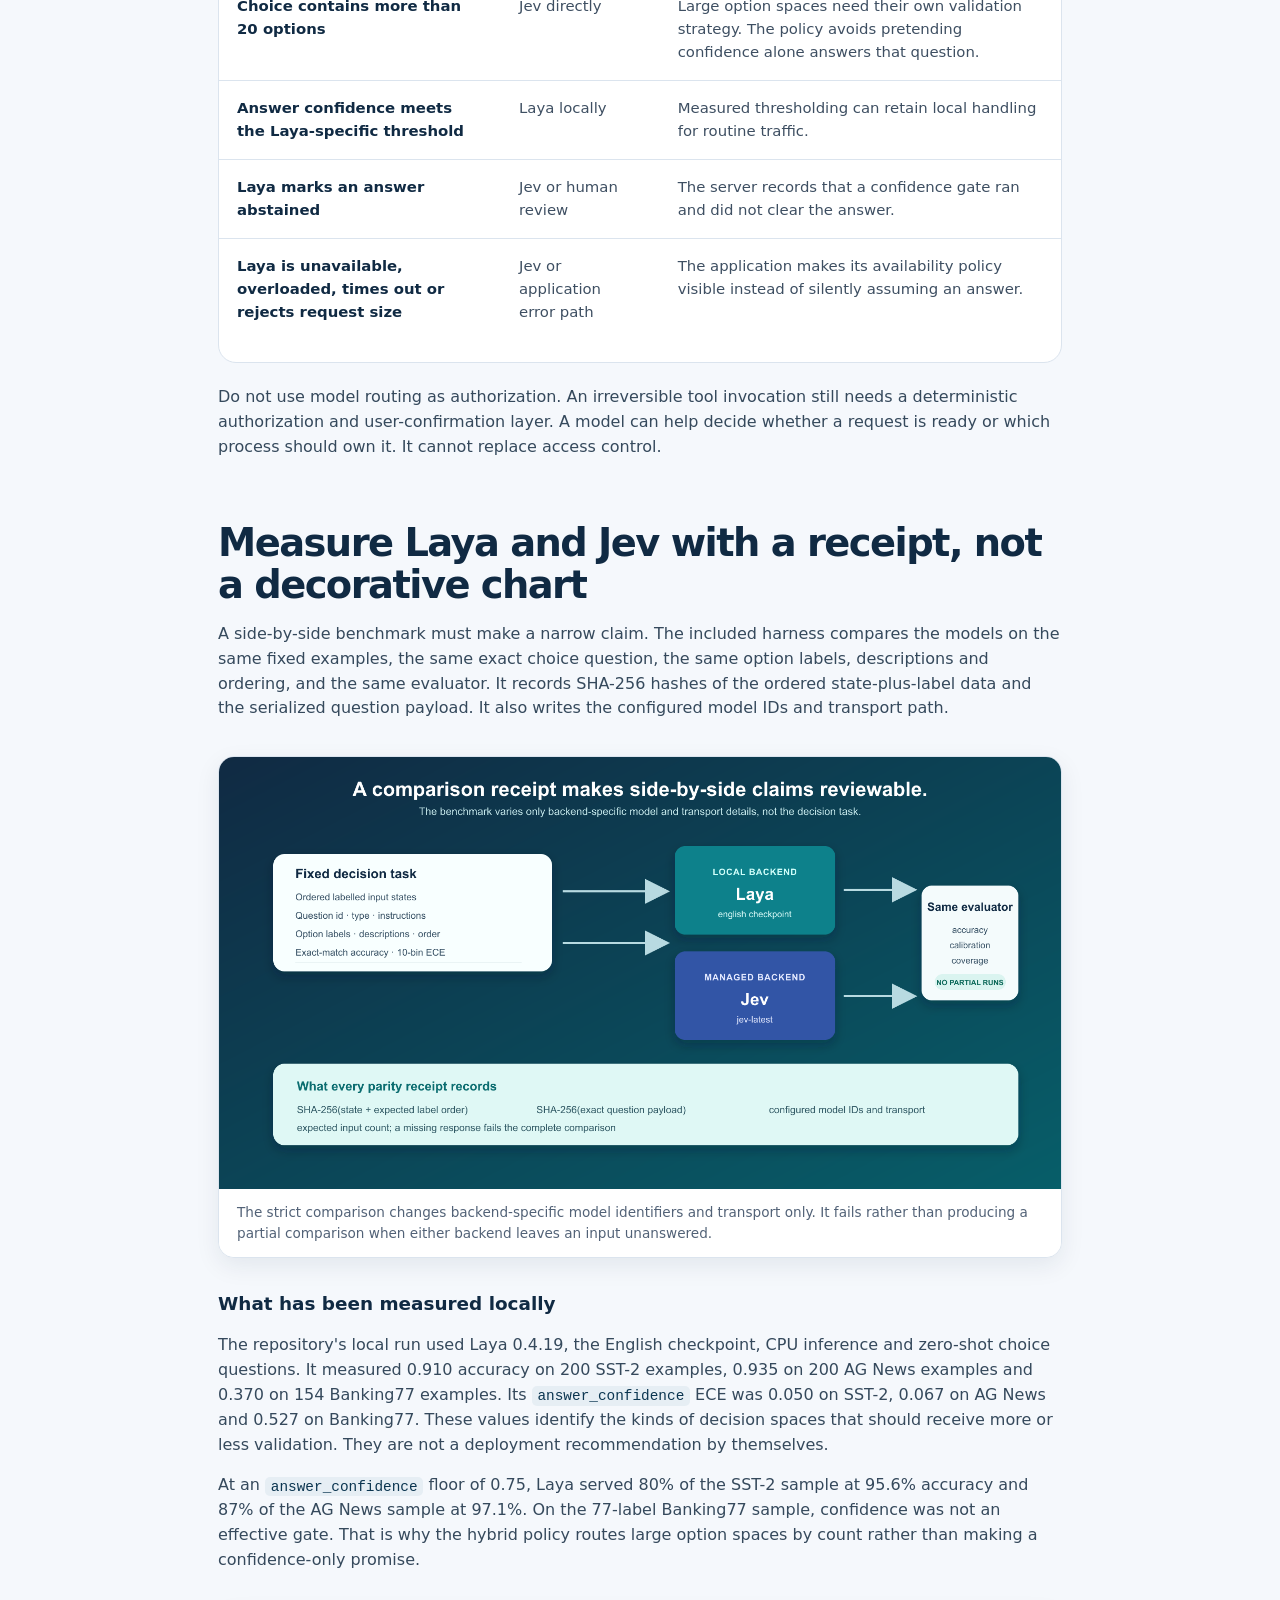
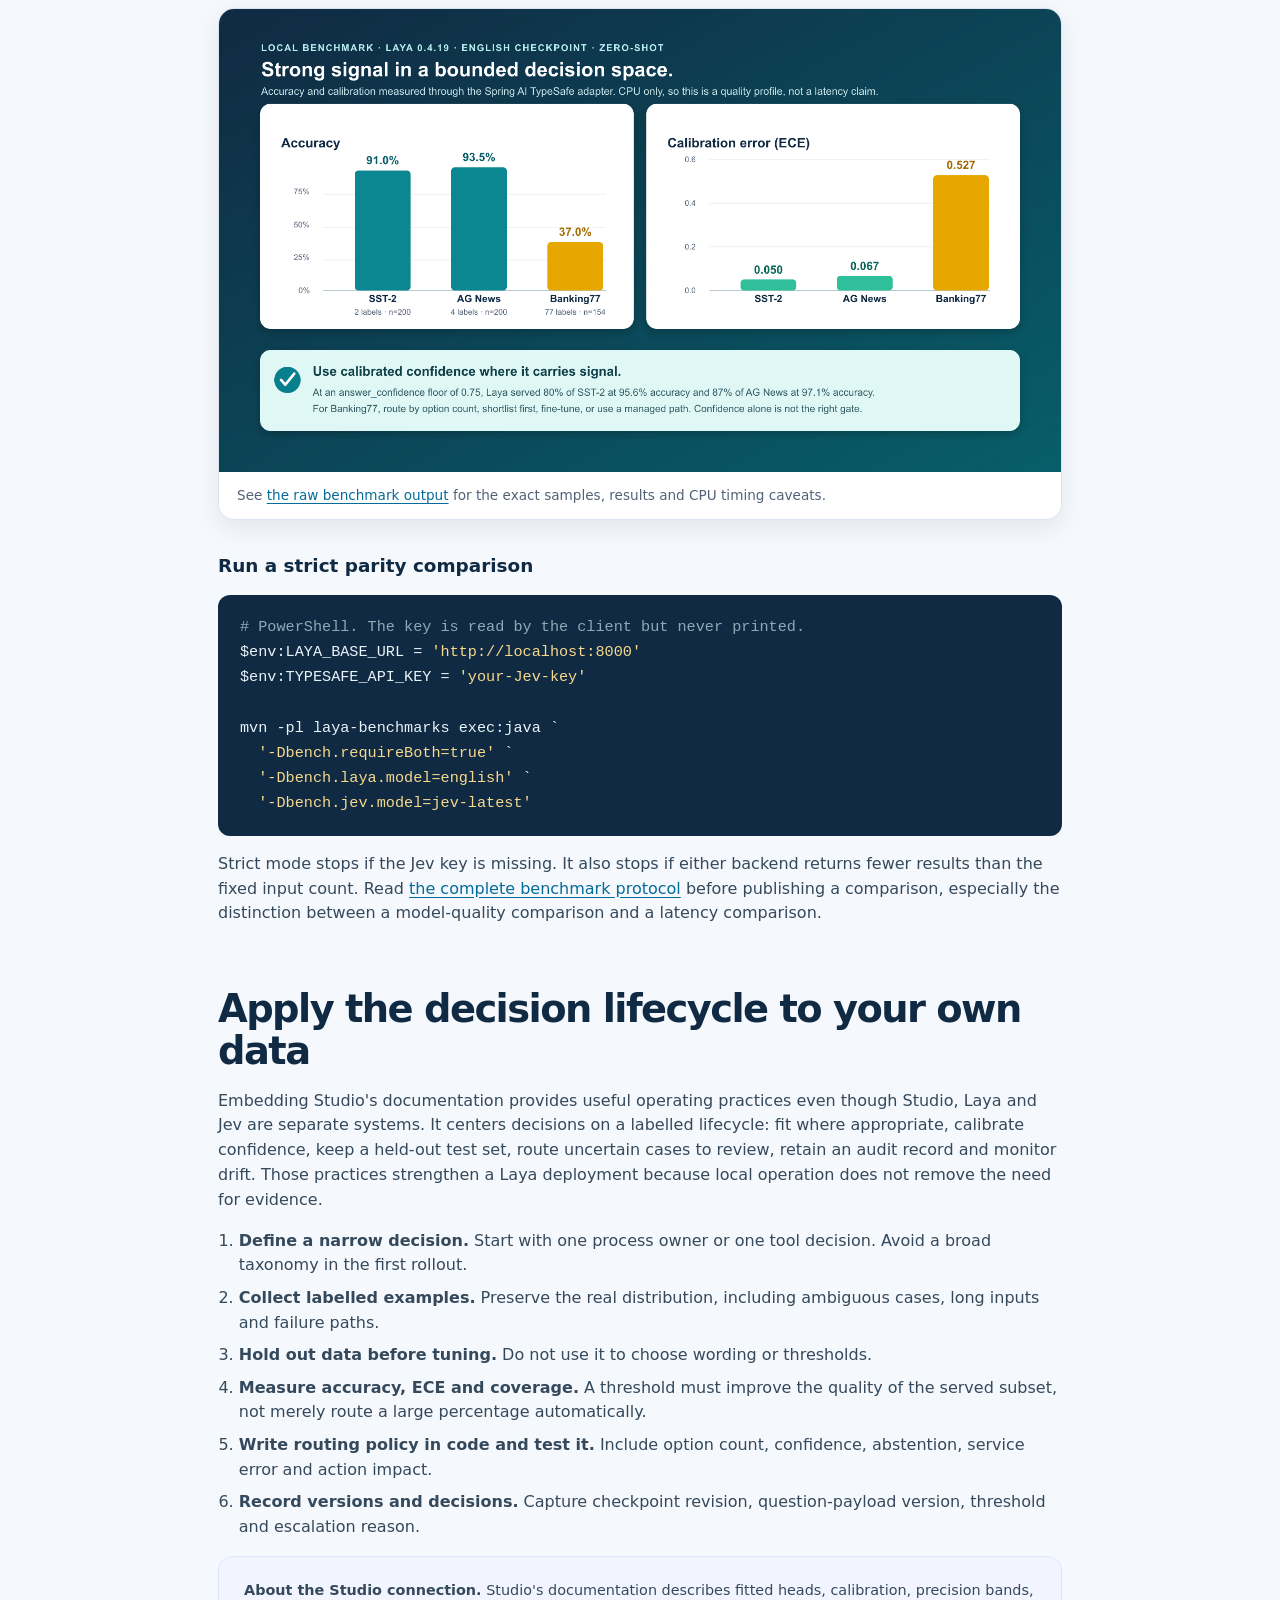
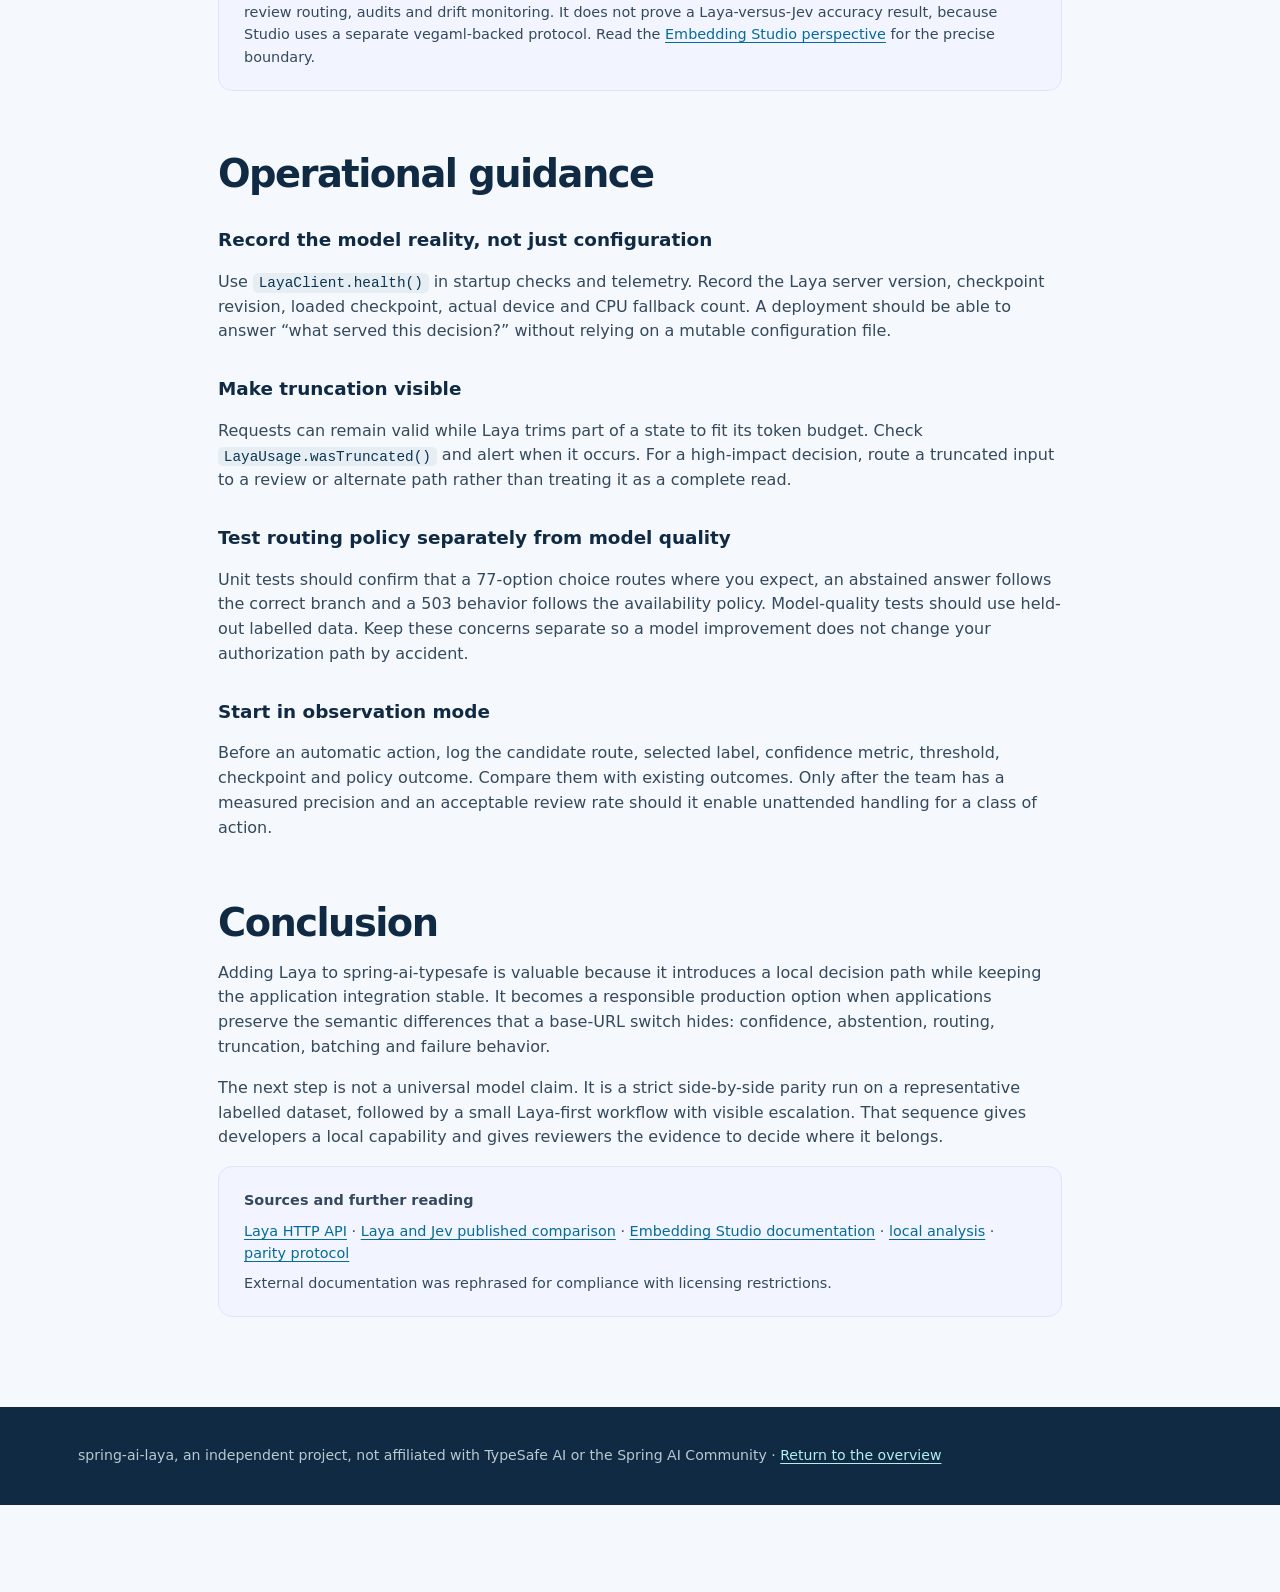
<file: docs/laya-spring-ai-guide.html>
<!doctype html>
<html lang="en"><head><meta charset="utf-8"><meta name="viewport" content="width=device-width,initial-scale=1"><meta name="description" content="A detailed tutorial on using Laya as a local typed-decision backend in Spring AI, with spring-ai-typesafe compatibility."><title>Local Decision Models in Spring AI: Laya and Jev | Tutorial</title><link rel="stylesheet" href="guide.css"></head>
<body><nav class="nav"><div class="nav-inner"><a class="brand" href="index.html"><span class="brand-mark"></span>spring-ai-<span style="color:#087f8c">laya</span></a><div class="nav-links"><a href="index.html">Overview</a><a href="DEVELOPER-TUTORIAL.md">Reference guide</a><a href="https://github.com/vaquarkhan/spring-ai-laya/blob/main/laya-benchmarks/BENCHMARK-PROTOCOL.md">Benchmark protocol</a><a href="https://github.com/vaquarkhan/spring-ai-laya/blob/main/laya-benchmarks/results/RESULTS.md">Results</a></div></div></nav>
<header class="article-hero"><div class="container"><p class="eyebrow">Architecture and implementation tutorial</p><h1>Local Decision Models in Spring AI: Bringing Laya into the TypeSafe workflow</h1><p class="dek">Laya gives Spring AI applications a local, open-weight path for typed decisions. This tutorial shows how to add it without replacing existing TypeSafe components, how to select Laya or Jev by policy, and how to make a side-by-side evaluation reviewable.</p><p class="byline">Technical tutorial · Updated 31 October 2026 · Evidence links and benchmark receipts are included</p></div></header>
<main class="article">
<section class="takeaways"><h2>Five takeaways</h2>
<div class="takeaway"><span class="takeaway-num">1</span><div><strong>Laya is an execution choice, not a rewrite.</strong><p>It serves the typed System One protocol already used by spring-ai-typesafe. Existing RAG, judge, guardrail and tool-selection components can keep their application APIs.</p></div></div>
<div class="takeaway"><span class="takeaway-num">2</span><div><strong>Changing a base URL is not enough for production support.</strong><p>Laya returns confidence, routing, abstention, truncation and batch signals that the base TypeSafe client cannot preserve. The Laya adapter makes those signals available and keeps existing Jev-oriented thresholds meaningful.</p></div></div>
<div class="takeaway"><span class="takeaway-num">3</span><div><strong>Use Laya where locality and bounded decision spaces matter.</strong><p>It is a natural fit for private RAG triage, support routing, bounded tool selection and local development. Use a managed decision path where the workload calls for it.</p></div></div>
<div class="takeaway"><span class="takeaway-num">4</span><div><strong>Confidence is a policy input, not a universal score.</strong><p>The same field name represents different statistics in Laya and Jev. Measure confidence on held-out domain data, select the metric deliberately, and make low-confidence routing explicit.</p></div></div>
<div class="takeaway"><span class="takeaway-num">5</span><div><strong>Compare models with a receipt.</strong><p>A credible Laya/Jev comparison fixes the data, question payload, option order and evaluator. It records hashes and rejects a partial result rather than producing an attractive but incomplete chart.</p></div></div>
</section>

<div class="toc"><h2>In this guide</h2><ul><li><a href="#why">Why a local decision backend</a></li><li><a href="#architecture">Architecture: stable Spring AI APIs, Laya-specific semantics</a></li><li><a href="#setup">Run Laya and configure Spring Boot</a></li><li><a href="#decisions">Make typed decisions and preserve confidence meaning</a></li><li><a href="#rag">Use Laya with RAG, tool selection and evaluations</a></li><li><a href="#hybrid">Build a Laya-first routing policy</a></li><li><a href="#benchmark">Measure Laya and Jev fairly</a></li><li><a href="#operations">Operational guidance and next steps</a></li></ul></div>

<h2 id="why">Why add a local decision backend?</h2>
<p>Spring AI applications often need a small decision before they call a language model, retrieve context, invoke a tool, or ship an answer. The decision is usually structured: choose a support queue, determine whether a passage answers a question, judge whether a tool applies, or decide whether a response needs another review pass. These decisions do not need a paragraph of generated text. They need a typed answer that an application can threshold, log and route.</p>
<p>TypeSafe's Jev and Laya both use the System One approach. A request carries state and typed questions. The answer carries a choice, a score or a noul probability. That shared contract makes Laya practical for existing spring-ai-typesafe code. Laya also changes the deployment shape: its weights are open under Apache 2.0, it can run beside the application, and it can be trained from domain-labelled decisions.</p>
<div class="note"><p><strong>The practical position:</strong> Laya gives teams a local path when data handling, offline development, local control or fine-tuning are requirements. Jev remains available through the same application contract when a managed decision service fits the workload. The engineering question is not “which model wins?” It is “which decision path fits this request, this policy and this operating model?”</p></div>
<figure class="article-figure"><img src="assets/decision-models.png" alt="Laya local deployment and Jev managed deployment feed one Spring AI application"><figcaption>The application stays centered on the TypeSafe client contract. Deployment selection moves to configuration and routing policy.</figcaption></figure>

<h3>Where Laya starts well</h3>
<ul><li><strong>Private RAG triage:</strong> screen retrieved internal passages where sending content outside the environment is not appropriate.</li><li><strong>Support-ticket routing:</strong> choose among a stable group of queues such as billing, account access and technical support.</li><li><strong>Agent tool selection:</strong> select among a bounded set of tool descriptions before the agent invokes a tool.</li><li><strong>Local integration testing:</strong> exercise the actual System One HTTP contract without a hosted key or external network dependency.</li><li><strong>Domain adaptation:</strong> fine-tune Laya after building a labelled decision set that represents the application's real records.</li></ul>

<h2 id="architecture">Architecture: add Laya semantics without rewriting Spring AI components</h2>
<p>The implementation is deliberately additive. All new Java classes are in <code>io.github.vaquarkhan.springailaya</code>, and starter classes live in <code>io.github.vaquarkhan.springailaya.autoconfigure</code>. Existing TypeSafe and Spring AI types retain their names and method signatures. That matters for adoption: maintainers can inspect the new package as a focused change, and existing applications can introduce Laya incrementally.</p>
<figure class="article-figure"><img src="assets/implementation-layers.png" alt="Implementation layers from Spring AI application through Laya adapter and native Laya client to laya-serve"><figcaption>Existing Spring AI integrations speak <code>TypeSafeClient</code>. The adapter turns that contract into Laya calls and surfaces Laya-only information through <code>LayaClient</code>.</figcaption></figure>

<h3>The native client: LayaClient</h3>
<p><code>LayaClient</code> models the endpoints Laya adds beyond the common Jev contract:</p>
<ul><li><code>POST /v1/systemone</code> for one state and a set of typed questions.</li><li><code>POST /v1/systemone/batch</code> for one question set over many states.</li><li><code>POST /v1/route</code> to inspect the checkpoint selection without running inference.</li><li><code>GET /health</code> for liveness, loaded checkpoints and the actual execution device.</li></ul>
<p>The client also handles Laya's optional bearer authentication, routing controls, request-size checks and typed error conditions. A 413 means the request is too large. A 503 means the server's admission limit is full and may include <code>Retry-After</code>. These distinctions let an application retry the right condition and fix the right one.</p>

<h3>The adapter: LayaTypeSafeClient</h3>
<p><code>LayaTypeSafeClient</code> extends <code>TypeSafeClient</code>. This lets existing component builders use it directly. When a RAG filter calls <code>systemOneAll</code>, the adapter groups requests with the same questions and sends a Laya batch request. It keeps result slots in input order and isolates a validation refusal to its individual item where possible.</p>
<p>The adapter also addresses a semantic problem. Laya's native <code>confidence</code> on choice and score answers is a normalized entropy measure. Jev's <code>confidence</code> is calculated differently. Passing the former into a threshold tuned for the latter silently changes application behavior. The adapter offers three explicit choices:</p>
<div class="table-wrap"><table><thead><tr><th>Metric</th><th>Meaning</th><th>When to choose it</th></tr></thead><tbody><tr><td><code>JEV</code> (default)</td><td>Laya's <code>x_jev_confidence</code>, or the same formula recomputed from probabilities when strict server mode does not return it.</td><td>Existing TypeSafe thresholds and <code>JevConfidenceGate</code> configurations should retain their intended meaning.</td></tr><tr><td><code>ANSWER</code></td><td><code>answer_confidence</code>, the probability mass on the selected answer. Laya documents this as the calibrated quantity.</td><td>You have tuned thresholds on labelled Laya data.</td></tr><tr><td><code>ENTROPY</code></td><td>Laya's native distribution-concentration statistic.</td><td>You explicitly want to use the server's native confidence measure and have evaluated it.</td></tr></tbody></table></div>

<h2 id="setup">Run Laya and configure Spring Boot</h2>
<h3>Start a local server</h3>
<p>Use an isolated Python environment. The CPU setup is a development baseline. A production system should benchmark its own GPU, device settings, checkpoint mix and concurrent load.</p>
<pre><code><span class="code-comment"># Create an isolated environment and install the serving extras.</span>
uv venv --python 3.12
uv pip install --torch-backend=cpu <span class="code-string">"laya[serve]"</span>

<span class="code-comment"># Use a predictable English-only local setup.</span>
LAYA_DEVICE=cpu \
LAYA_MODELS=english \
LAYA_DEFAULT_MODEL=english \
LAYA_PRELOAD=1 \
LAYA_THREADS=8 \
laya-serve

curl http://localhost:8000/health</code></pre>
<p><code>LAYA_PRELOAD=1</code> makes startup wait for the checkpoint rather than deferring that work to the first production request. The health response identifies loaded checkpoints and the actual device. Record both in deployment evidence because a configured GPU preference and the device that actually served the checkpoint can differ.</p>

<h3>Enable the Spring Boot starter</h3>
<pre><code><span class="code-comment"># application-laya.properties</span>
<span class="code-key">spring.ai.laya.base-url</span>=http://localhost:8000
<span class="code-key">spring.ai.laya.model</span>=auto
<span class="code-key">spring.ai.laya.confidence-metric</span>=jev

<span class="code-comment"># A CPU starting point. Tune from measured traffic.</span>
<span class="code-key">spring.ai.laya.rows-per-batch-call</span>=16
<span class="code-key">spring.ai.laya.max-concurrent-batch-calls</span>=1
<span class="code-key">spring.ai.laya.timeout</span>=90s</code></pre>
<p>Setting <code>spring.ai.laya.base-url</code> activates <code>LayaAutoConfiguration</code>. It supplies the application's <code>TypeSafeClient</code> before the normal Jev auto-configuration. If an application defines its own <code>TypeSafeClient</code> or <code>LayaClient</code> bean, that user-defined bean wins.</p>
<div class="note warn"><p><strong>Why the 90-second default?</strong> During the local CPU tests, a long multi-question RAG batch exceeded a 30-second timeout. The upstream document filter correctly failed open, passing its documents through unscreened. Use a measured p95 and p99 timeout for the actual workload, alert on fail-open events, and avoid treating any default as a production SLO.</p></div>

<h2 id="decisions">Make typed decisions and inspect the full result</h2>
<p>The basic code uses the existing TypeSafe question classes. That is intentional: applications do not have to create a second domain vocabulary just to select a local backend.</p>
<pre><code><span class="code-key">@Service</span>
class TicketRouter {
  private final TypeSafeClient client;

  TicketRouter(TypeSafeClient client) { this.client = client; }

  String route(String ticket) {
    Choice department = Choice.builder()
        .instructions(<span class="code-string">"Which team should handle this customer request?"</span>)
        .option(<span class="code-string">"billing"</span>, <span class="code-string">"payments, invoices and refunds"</span>)
        .option(<span class="code-string">"technical"</span>, <span class="code-string">"bugs, outages and login issues"</span>)
        .option(<span class="code-string">"account"</span>, <span class="code-string">"profile, identity and subscription access"</span>)
        .build();

    SystemOneResponse result = client.systemOne(
        Map.of(<span class="code-string">"ticket"</span>, ticket),
        Map.of(<span class="code-string">"department"</span>, department));

    return result.choiceValue(<span class="code-string">"department"</span>);
  }
}</code></pre>
<p>When the code needs Laya-specific data, use <code>LayaClient</code>. This is the appropriate place to examine the actual calibrated confidence, a server abstention, routing facts or input truncation.</p>
<pre><code>LayaResponse decision = layaClient.systemOne(
    SystemOneRequest.builder()
        .state(Map.of(<span class="code-string">"ticket"</span>, ticket))
        .question(<span class="code-string">"department"</span>, department)
        .build(),
    LayaOptions.builder().minConfidence(0.75).build());

boolean needsReview = decision.anyAbstained();
boolean inputWasCut = decision.usage().wasTruncated();
double calibrated = decision.answerConfidence(<span class="code-string">"department"</span>).orElse(0.0d);
String checkpoint = decision.routing() == null ? <span class="code-string">"unknown"</span> : decision.routing().model();</code></pre>

<h2 id="rag">Keep existing Spring AI components and make batch behavior visible</h2>
<p>The Laya integration is most useful where an upstream component already produces many requests with the same question set. Retrieval is the canonical case. A document filter asks the same four questions about every passage: relevance, answer evidence, contradiction and prompt injection. A reranker asks the same answer-relevance question about every passage.</p>
<pre><code><span class="code-key">@Bean</span>
JevDocumentFilter documentFilter(TypeSafeClient client) {
  return JevDocumentFilter.builder(client)
      .policy(JevDocumentFilter.Policy.defaults())
      .build();
}

<span class="code-key">@Bean</span>
JevDocumentReranker documentReranker(TypeSafeClient client) {
  return JevDocumentReranker.builder(client)
      .topK(5)
      .build();
}</code></pre>
<p>Both components already speak <code>TypeSafeClient</code>. With <code>LayaTypeSafeClient</code>, compatible requests become Laya batch calls without changing the builder API. The adapter sorts states by approximate size before chunking because a batch pads every state to the longest sequence. The CPU-safe default is at most 16 rows, where a row is one state times one question, and one batch call in flight. These are starting values, not universal tuning advice.</p>
<p>There is an important application behavior to preserve. <code>JevDocumentFilter</code> fails open: when it cannot screen a passage, it keeps that passage rather than shrinking the answer context silently. This makes availability visible but requires monitoring. If the filter is part of a prompt-injection control, pair it with deterministic controls and create an alert for the fail-open log line.</p>
<figure class="article-figure"><img src="assets/local-first-flow.png" alt="Local first routing flow from Spring AI app through Laya to local handling or Jev and human escalation"><figcaption>Low-confidence, abstained, broad-choice and unavailable-service paths are first-class policy choices. They are not hidden fallbacks.</figcaption></figure>

<h2 id="hybrid">Build a Laya-first policy with a Jev escalation path</h2>
<p>A hybrid client should route for a reason that a reviewer can explain. <code>LayaEscalatingClient</code> offers four named reasons: too many options, Laya failure, low calibrated confidence and server-side abstention. The listener and counters make the route observable without storing a sensitive prompt body.</p>
<pre><code><span class="code-comment"># Laya: local primary backend</span>
<span class="code-key">spring.ai.laya.base-url</span>=http://localhost:8000
<span class="code-key">spring.ai.laya.options.min-confidence</span>=0.75

<span class="code-comment"># Jev: optional escalation backend</span>
<span class="code-key">spring.ai.typesafe.api-key</span>=${TYPESAFE_API_KEY}
<span class="code-key">spring.ai.laya.escalation.enabled</span>=true
<span class="code-key">spring.ai.laya.escalation.allow-external-data-export</span>=true
<span class="code-key">spring.ai.laya.escalation.min-answer-confidence</span>=0.75
<span class="code-key">spring.ai.laya.escalation.max-laya-choice-options</span>=20
<span class="code-key">spring.ai.laya.escalation.on-abstention</span>=true
<span class="code-key">spring.ai.laya.escalation.on-failure</span>=true</code></pre>
<div class="table-wrap"><table><thead><tr><th>Policy event</th><th>Route</th><th>Why it is explicit</th></tr></thead><tbody><tr><td>Choice contains more than 20 options</td><td>Jev directly</td><td>Large option spaces need their own validation strategy. The policy avoids pretending confidence alone answers that question.</td></tr><tr><td>Answer confidence meets the Laya-specific threshold</td><td>Laya locally</td><td>Measured thresholding can retain local handling for routine traffic.</td></tr><tr><td>Laya marks an answer abstained</td><td>Jev or human review</td><td>The server records that a confidence gate ran and did not clear the answer.</td></tr><tr><td>Laya is unavailable, overloaded, times out or rejects request size</td><td>Jev or application error path</td><td>The application makes its availability policy visible instead of silently assuming an answer.</td></tr></tbody></table></div>
<p>Do not use model routing as authorization. An irreversible tool invocation still needs a deterministic authorization and user-confirmation layer. A model can help decide whether a request is ready or which process should own it. It cannot replace access control.</p>

<h2 id="benchmark">Measure Laya and Jev with a receipt, not a decorative chart</h2>
<p>A side-by-side benchmark must make a narrow claim. The included harness compares the models on the same fixed examples, the same exact choice question, the same option labels, descriptions and ordering, and the same evaluator. It records SHA-256 hashes of the ordered state-plus-label data and the serialized question payload. It also writes the configured model IDs and transport path.</p>
<figure class="article-figure"><img src="assets/parity-receipt.png" alt="Diagram of strict Laya and Jev parity receipt showing fixed decision task, separate model backends and same evaluator"><figcaption>The strict comparison changes backend-specific model identifiers and transport only. It fails rather than producing a partial comparison when either backend leaves an input unanswered.</figcaption></figure>
<h3>What has been measured locally</h3>
<p>The repository's local run used Laya 0.4.19, the English checkpoint, CPU inference and zero-shot choice questions. It measured 0.910 accuracy on 200 SST-2 examples, 0.935 on 200 AG News examples and 0.370 on 154 Banking77 examples. Its <code>answer_confidence</code> ECE was 0.050 on SST-2, 0.067 on AG News and 0.527 on Banking77. These values identify the kinds of decision spaces that should receive more or less validation. They are not a deployment recommendation by themselves.</p>
<p>At an <code>answer_confidence</code> floor of 0.75, Laya served 80% of the SST-2 sample at 95.6% accuracy and 87% of the AG News sample at 97.1%. On the 77-label Banking77 sample, confidence was not an effective gate. That is why the hybrid policy routes large option spaces by count rather than making a confidence-only promise.</p>
<figure class="article-figure"><img src="assets/benchmark.png" alt="Laya benchmark chart with accuracy and calibration error"><figcaption>See <a href="https://github.com/vaquarkhan/spring-ai-laya/blob/main/laya-benchmarks/results/RESULTS.md">the raw benchmark output</a> for the exact samples, results and CPU timing caveats.</figcaption></figure>
<h3>Run a strict parity comparison</h3>
<pre><code><span class="code-comment"># PowerShell. The key is read by the client but never printed.</span>
$env:LAYA_BASE_URL = <span class="code-string">'http://localhost:8000'</span>
$env:TYPESAFE_API_KEY = <span class="code-string">'your-Jev-key'</span>

mvn -pl laya-benchmarks exec:java `
  <span class="code-string">'-Dbench.requireBoth=true'</span> `
  <span class="code-string">'-Dbench.laya.model=english'</span> `
  <span class="code-string">'-Dbench.jev.model=jev-latest'</span></code></pre>
<p>Strict mode stops if the Jev key is missing. It also stops if either backend returns fewer results than the fixed input count. Read <a href="https://github.com/vaquarkhan/spring-ai-laya/blob/main/laya-benchmarks/BENCHMARK-PROTOCOL.md">the complete benchmark protocol</a> before publishing a comparison, especially the distinction between a model-quality comparison and a latency comparison.</p>

<h2>Apply the decision lifecycle to your own data</h2>
<p>Embedding Studio's documentation provides useful operating practices even though Studio, Laya and Jev are separate systems. It centers decisions on a labelled lifecycle: fit where appropriate, calibrate confidence, keep a held-out test set, route uncertain cases to review, retain an audit record and monitor drift. Those practices strengthen a Laya deployment because local operation does not remove the need for evidence.</p>
<ol><li><strong>Define a narrow decision.</strong> Start with one process owner or one tool decision. Avoid a broad taxonomy in the first rollout.</li><li><strong>Collect labelled examples.</strong> Preserve the real distribution, including ambiguous cases, long inputs and failure paths.</li><li><strong>Hold out data before tuning.</strong> Do not use it to choose wording or thresholds.</li><li><strong>Measure accuracy, ECE and coverage.</strong> A threshold must improve the quality of the served subset, not merely route a large percentage automatically.</li><li><strong>Write routing policy in code and test it.</strong> Include option count, confidence, abstention, service error and action impact.</li><li><strong>Record versions and decisions.</strong> Capture checkpoint revision, question-payload version, threshold and escalation reason.</li></ol>
<div class="source-box"><p><strong>About the Studio connection.</strong> Studio's documentation describes fitted heads, calibration, precision bands, review routing, audits and drift monitoring. It does not prove a Laya-versus-Jev accuracy result, because Studio uses a separate vegaml-backed protocol. Read the <a href="EMBEDDING-STUDIO-PERSPECTIVE.md">Embedding Studio perspective</a> for the precise boundary.</p></div>

<h2 id="operations">Operational guidance</h2>
<h3>Record the model reality, not just configuration</h3>
<p>Use <code>LayaClient.health()</code> in startup checks and telemetry. Record the Laya server version, checkpoint revision, loaded checkpoint, actual device and CPU fallback count. A deployment should be able to answer “what served this decision?” without relying on a mutable configuration file.</p>
<h3>Make truncation visible</h3>
<p>Requests can remain valid while Laya trims part of a state to fit its token budget. Check <code>LayaUsage.wasTruncated()</code> and alert when it occurs. For a high-impact decision, route a truncated input to a review or alternate path rather than treating it as a complete read.</p>
<h3>Test routing policy separately from model quality</h3>
<p>Unit tests should confirm that a 77-option choice routes where you expect, an abstained answer follows the correct branch and a 503 behavior follows the availability policy. Model-quality tests should use held-out labelled data. Keep these concerns separate so a model improvement does not change your authorization path by accident.</p>
<h3>Start in observation mode</h3>
<p>Before an automatic action, log the candidate route, selected label, confidence metric, threshold, checkpoint and policy outcome. Compare them with existing outcomes. Only after the team has a measured precision and an acceptable review rate should it enable unattended handling for a class of action.</p>

<h2>Conclusion</h2>
<p>Adding Laya to spring-ai-typesafe is valuable because it introduces a local decision path while keeping the application integration stable. It becomes a responsible production option when applications preserve the semantic differences that a base-URL switch hides: confidence, abstention, routing, truncation, batching and failure behavior.</p>
<p>The next step is not a universal model claim. It is a strict side-by-side parity run on a representative labelled dataset, followed by a small Laya-first workflow with visible escalation. That sequence gives developers a local capability and gives reviewers the evidence to decide where it belongs.</p>
<div class="source-box"><p><strong>Sources and further reading</strong></p><p><a href="https://github.com/NandhaKishorM/laya/blob/main/docs/http-api.md">Laya HTTP API</a> · <a href="https://laya-ai.com/laya-vs-jev">Laya and Jev published comparison</a> · <a href="https://studio.embedding.in/docs">Embedding Studio documentation</a> · <a href="ANALYSIS.md">local analysis</a> · <a href="https://github.com/vaquarkhan/spring-ai-laya/blob/main/laya-benchmarks/BENCHMARK-PROTOCOL.md">parity protocol</a></p><p>External documentation was rephrased for compliance with licensing restrictions.</p></div>
</main><footer><div class="container">spring-ai-laya, an independent project, not affiliated with TypeSafe AI or the Spring AI Community · <a href="index.html">Return to the overview</a></div></footer></body></html>
</file>
<file: docs/site.css>
:root {
  --ink: #122033;
  --muted: #526277;
  --line: #dbe4ee;
  --canvas: #f5f8fc;
  --surface: #ffffff;
  --navy: #102a43;
  --blue: #007eb9;
  --cyan: #12b5cb;
  --mint: #2fbf9b;
  --gold: #e6a700;
  --laya: #087f8c;
  --jev: #3155a6;
  --shadow: 0 16px 45px rgba(16, 42, 67, .10);
  --radius: 18px;
}

* { box-sizing: border-box; }
html { scroll-behavior: smooth; }
body {
  margin: 0;
  color: var(--ink);
  background: var(--canvas);
  font-family: Inter, ui-sans-serif, system-ui, -apple-system, BlinkMacSystemFont, "Segoe UI", sans-serif;
  line-height: 1.55;
}
a { color: #056b9a; text-underline-offset: 3px; }
a:hover { color: #004f75; }
code { font-family: "SFMono-Regular", Consolas, "Liberation Mono", monospace; font-size: .91em; }

.nav {
  position: sticky; top: 0; z-index: 5;
  background: rgba(255,255,255,.93); backdrop-filter: blur(12px);
  border-bottom: 1px solid rgba(219,228,238,.9);
}
.nav-inner, .container { max-width: 1180px; margin: 0 auto; padding: 0 28px; }
.nav-inner { height: 70px; display: flex; align-items: center; justify-content: space-between; gap: 24px; }
.brand { display: flex; align-items: center; gap: 10px; color: var(--navy); text-decoration: none; font-weight: 800; letter-spacing: -.02em; }
.brand-mark { width: 28px; height: 28px; border-radius: 9px; background: linear-gradient(135deg, var(--cyan), var(--laya)); box-shadow: 0 5px 14px rgba(8,127,140,.28); }
.nav-links { display: flex; gap: 19px; align-items: center; font-size: .9rem; font-weight: 650; }
.nav-links a { color: var(--muted); text-decoration: none; }
.nav-links a:hover { color: var(--laya); }

.hero { overflow: hidden; position: relative; color: #fff; background: radial-gradient(circle at 76% 15%, #126f8a 0, rgba(18,111,138,0) 31%), linear-gradient(130deg, #102a43, #073f62 55%, #076870); }
.hero::after { content:""; position:absolute; inset:0; opacity:.16; background-image: linear-gradient(rgba(255,255,255,.3) 1px, transparent 1px), linear-gradient(90deg, rgba(255,255,255,.3) 1px, transparent 1px); background-size: 52px 52px; mask-image: linear-gradient(to bottom, black, transparent); }
.hero-inner { position: relative; z-index: 1; max-width: 1180px; margin: 0 auto; padding: 90px 28px 82px; }
.eyebrow { margin: 0 0 14px; color: #9eeaf0; font-weight: 800; font-size: .78rem; letter-spacing: .13em; text-transform: uppercase; }
h1 { max-width: 840px; margin: 0; font-size: clamp(2.5rem, 5.2vw, 4.75rem); line-height: 1.02; letter-spacing: -.055em; }
.hero-copy { max-width: 720px; margin: 25px 0 31px; color: #e2f1f5; font-size: 1.2rem; }
.actions { display: flex; gap: 12px; flex-wrap: wrap; }
.button { display: inline-flex; align-items: center; justify-content: center; min-height: 45px; padding: 0 19px; border: 1px solid transparent; border-radius: 10px; text-decoration: none; font-weight: 800; }
.button.primary { color: #083a48; background: #b4eff0; }
.button.secondary { color: #f2fbfc; border-color: rgba(255,255,255,.48); }
.hero-stats { display: flex; margin-top: 57px; max-width: 830px; border-top: 1px solid rgba(255,255,255,.25); }
.hero-stat { flex: 1; padding: 21px 24px 0 0; margin-right: 24px; border-right: 1px solid rgba(255,255,255,.25); }
.hero-stat:last-child { border: 0; }
.hero-stat strong { display: block; font-size: 1.35rem; }
.hero-stat span { color: #bbdce5; font-size: .85rem; }

section { padding: 82px 0; }
section.white { background: var(--surface); }
.section-heading { max-width: 760px; margin-bottom: 34px; }
h2 { margin: 0 0 10px; color: var(--navy); font-size: clamp(1.85rem, 3vw, 2.7rem); letter-spacing: -.04em; line-height: 1.1; }
h3 { color: var(--navy); font-size: 1.15rem; line-height: 1.2; }
.section-heading p { margin: 0; color: var(--muted); font-size: 1.06rem; }

.grid-2 { display: grid; grid-template-columns: repeat(2, minmax(0, 1fr)); gap: 23px; }
.card { padding: 29px; background: var(--surface); border: 1px solid var(--line); border-radius: var(--radius); box-shadow: 0 5px 18px rgba(16,42,67,.035); }
.card p { color: var(--muted); }
.card.laya { border-top: 5px solid var(--laya); }
.card.jev { border-top: 5px solid var(--jev); }
.pill { display: inline-block; padding: 5px 10px; border-radius: 999px; background: #e7f8f8; color: #04616c; font-size: .76rem; font-weight: 800; letter-spacing:.04em; text-transform: uppercase; }
.pill.blue { color: #24468e; background: #e8edfc; }
.feature-list { padding: 0; list-style: none; }
.feature-list li { position: relative; margin: 13px 0; padding-left: 25px; color: #34465b; }
.feature-list li::before { content: ""; position: absolute; left: 0; top: .53em; width: 9px; height: 9px; border-radius: 99px; background: var(--mint); }

.figure { margin: 28px 0 0; overflow: hidden; border-radius: var(--radius); background: #edf4f7; border: 1px solid var(--line); box-shadow: var(--shadow); }
.figure img { display: block; width: 100%; height: auto; }
.figure figcaption { padding: 13px 18px; color: var(--muted); background: #fff; font-size: .86rem; }

.table-wrap { overflow-x: auto; border: 1px solid var(--line); border-radius: var(--radius); background: #fff; }
table { width: 100%; border-collapse: collapse; min-width: 780px; font-size: .93rem; }
th { padding: 15px 18px; color: #fff; background: var(--navy); text-align: left; font-size: .82rem; letter-spacing: .03em; }
td { padding: 16px 18px; border-top: 1px solid var(--line); vertical-align: top; color: #3e4f62; }
td:first-child { color: var(--navy); font-weight: 750; }
.table-label { display: inline-block; padding: 3px 8px; border-radius: 5px; font-size: .77rem; font-weight: 800; }
.table-label.local { background: #daf4f0; color: #096757; }.table-label.managed { background: #e5ebff; color: #3451a0; }

.use-grid { display: grid; grid-template-columns: repeat(3, 1fr); gap: 18px; }
.use-case { padding: 24px; border-radius: 15px; border: 1px solid var(--line); background: #fff; }
.use-case .number { display: grid; place-items: center; width: 33px; height: 33px; border-radius: 10px; color: #fff; background: var(--laya); font-weight: 850; }
.use-case h3 { margin: 18px 0 7px; }.use-case p { margin: 0; color: var(--muted); font-size: .94rem; }

.callout { padding: 28px 30px; border-radius: var(--radius); background: #e7f7f8; border: 1px solid #c6e8ea; color: #144653; }
.callout strong { color: #083d4d; }.callout p { margin: 10px 0 0; }
.code-grid { display: grid; grid-template-columns: .85fr 1.15fr; gap: 22px; align-items: start; }
.code-card { overflow: hidden; border-radius: 14px; background: #102a43; box-shadow: var(--shadow); }
.code-card header { padding: 11px 17px; color: #b4d5de; background: #0b2237; font-size: .82rem; font-weight: 700; }
/* Code blocks carry their own dark background, so they stay readable outside a .code-card too. */
pre { overflow-x: auto; margin: 0; padding: 20px 22px; color: #e8f4f8; background: #102a43; border-radius: 12px; font-size: .95rem; line-height: 1.65; tab-size: 2; white-space: pre; }
pre code { font-size: inherit; color: inherit; background: none; padding: 0; }
.code-card pre { border-radius: 0; background: transparent; }
/* Inline code in prose: visible chip on light backgrounds. */
p code, li code, td code, figcaption code, .note code, .callout code, .source-note code { padding: .12em .4em; border-radius: 5px; background: #e6eef4; color: #0b3550; font-size: .9em; }
.code-key { color: #87e6db; }.code-string { color: #f6d98c; }.code-comment { color: #91a8b6; }

.source-note { margin-top: 21px; color: var(--muted); font-size: .84rem; }
footer { padding: 38px 0; color: #b9c9d1; background: #102a43; font-size: .88rem; } footer a { color: #b4eff0; }

@media (max-width: 780px) {
  .nav-links { display: none; }.hero-inner { padding-top: 65px; }.hero-stats { display:block; margin-top:40px; }.hero-stat { padding:14px 0; margin:0; border-right:0; border-bottom:1px solid rgba(255,255,255,.2); }
  .grid-2,.code-grid,.use-grid { grid-template-columns: 1fr; } section { padding: 58px 0; }.nav-inner,.container,.hero-inner { padding-left: 20px; padding-right: 20px; }
}
</file>
<file: docs/guide.css>
@import url('site.css');
.article-hero { background: linear-gradient(135deg,#102a43,#075e69); color:#fff; padding:78px 0 62px; }
.article-hero .container { max-width: 980px; }.article-hero h1 { font-size:clamp(2.4rem,5vw,4.2rem); max-width:900px; }.article-hero .dek { max-width:790px; font-size:1.16rem; color:#d9eff2; }.byline { color:#bce7e8; font-size:.9rem; margin-top:23px; }
.article { max-width: 900px; margin: 0 auto; padding: 52px 28px 90px; }.article h2 { margin-top:62px; }.article h3 { margin-top:34px; }.article p,.article li { color:#35495c; }.article li { margin:.48rem 0; }.article ul,.article ol { padding-left:1.3rem; }
.takeaways { margin-top:-35px; position:relative; background:#fff; padding:28px; border-radius:18px; box-shadow:var(--shadow); border:1px solid var(--line); }.takeaways h2{ margin:0 0 17px; font-size:1.35rem; }.takeaway { display:grid; grid-template-columns:42px 1fr; gap:14px; padding:13px 0; border-top:1px solid var(--line); }.takeaway:first-of-type{border-top:0}.takeaway-num{width:31px;height:31px;border-radius:50%;display:grid;place-items:center;background:#087f8c;color:#fff;font-weight:800}.takeaway strong{color:#102a43}.takeaway p{margin:3px 0 0;font-size:.94rem}
.article-figure { margin:35px 0; border:1px solid var(--line); border-radius:16px; overflow:hidden; background:#fff; box-shadow:0 8px 25px rgba(16,42,67,.08); }.article-figure img { width:100%; display:block; }.article-figure figcaption{padding:13px 18px; font-size:.85rem;color:var(--muted);background:#fff}.note{margin:25px 0;padding:20px 22px;background:#e8f7f6;border-left:5px solid #087f8c;border-radius:0 12px 12px 0}.note.warn{background:#fff6df;border-left-color:#e6a700}.note p{margin:0}.article pre{margin:16px 0;border-radius:12px}.article table{margin:22px 0;min-width:0}.article .table-wrap{margin:22px 0}.toc{padding:21px 24px;background:#eff6fa;border-radius:14px;border:1px solid #dce8f0}.toc h2{font-size:1.1rem;margin:0 0 8px}.toc ul{margin:0;padding-left:1.15rem}.source-box{padding:22px 25px;background:#f2f5ff;border:1px solid #dce4ff;border-radius:14px;font-size:.9rem}.source-box p{margin:0 0 8px}.source-box p:last-child{margin-bottom:0}@media(max-width:720px){.article{padding-left:20px;padding-right:20px}.takeaways{margin-top:-20px}.article-hero{padding-top:58px}}
</file>
